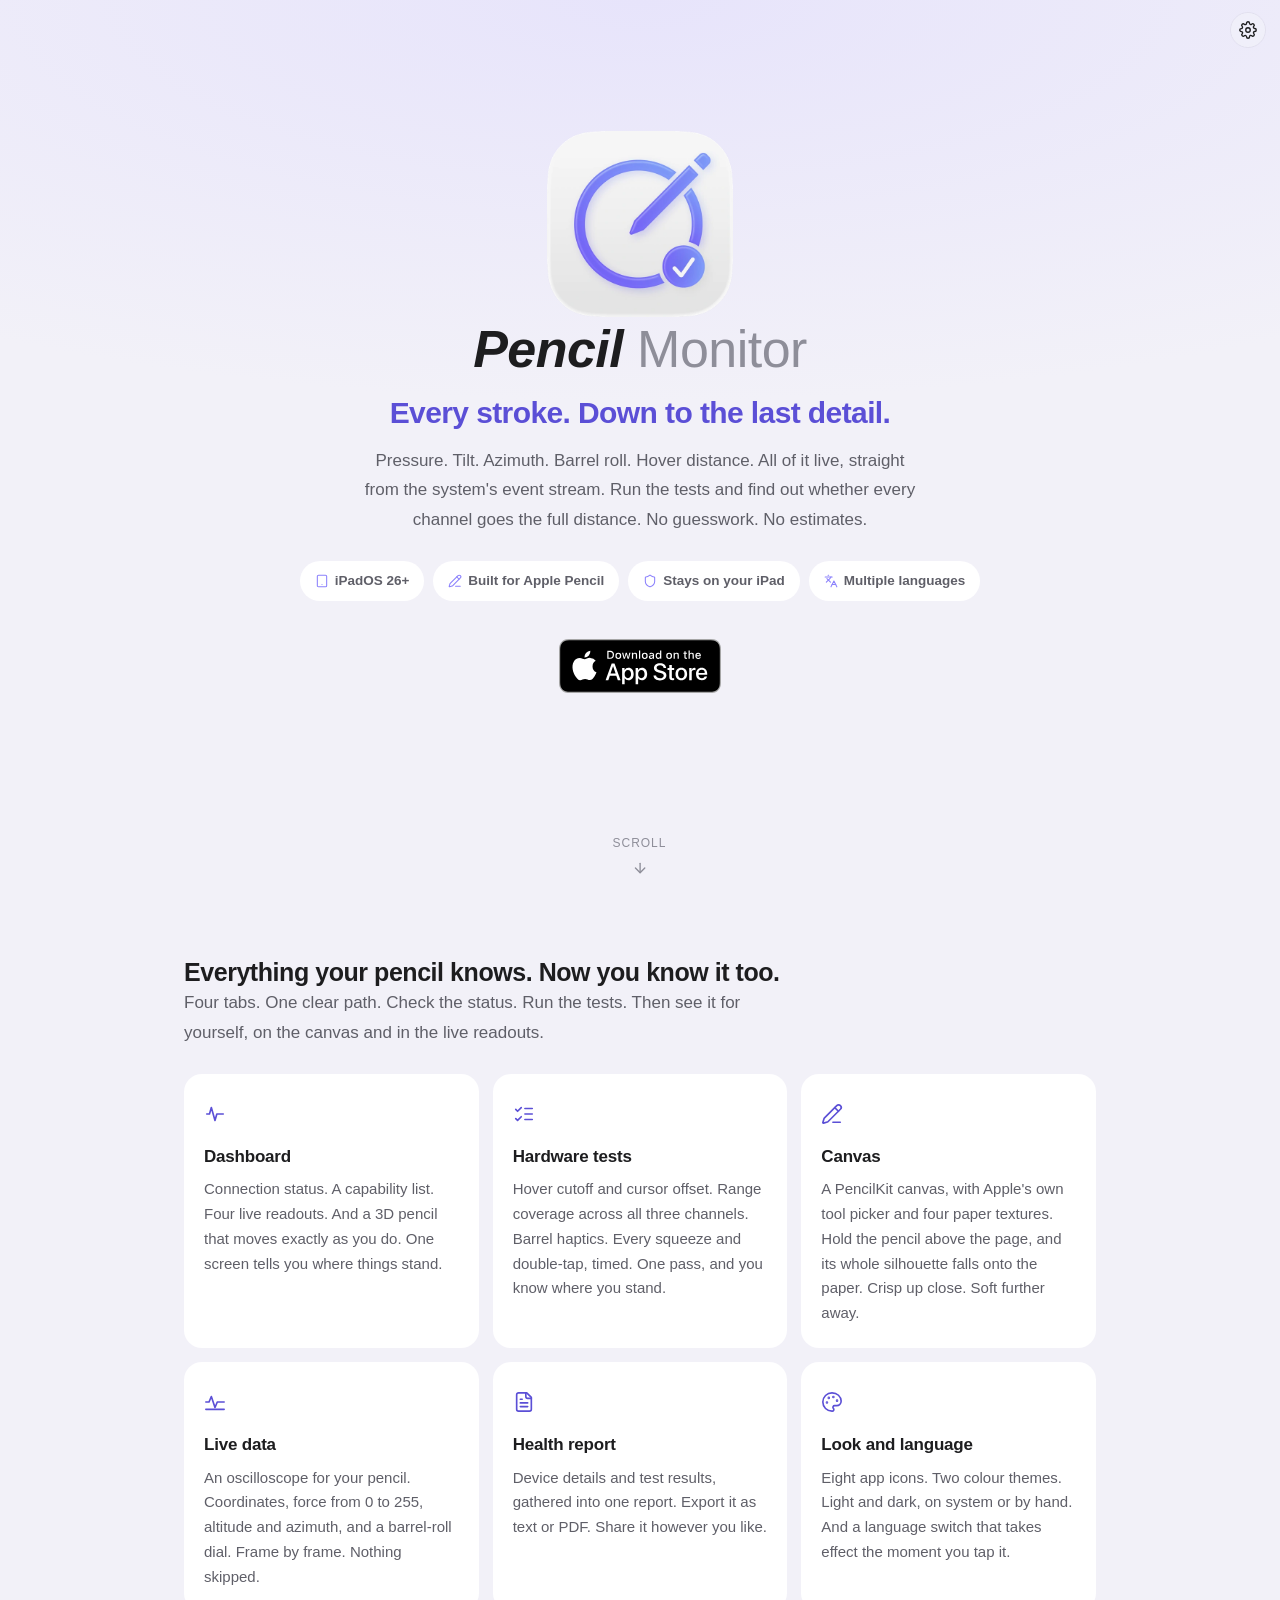
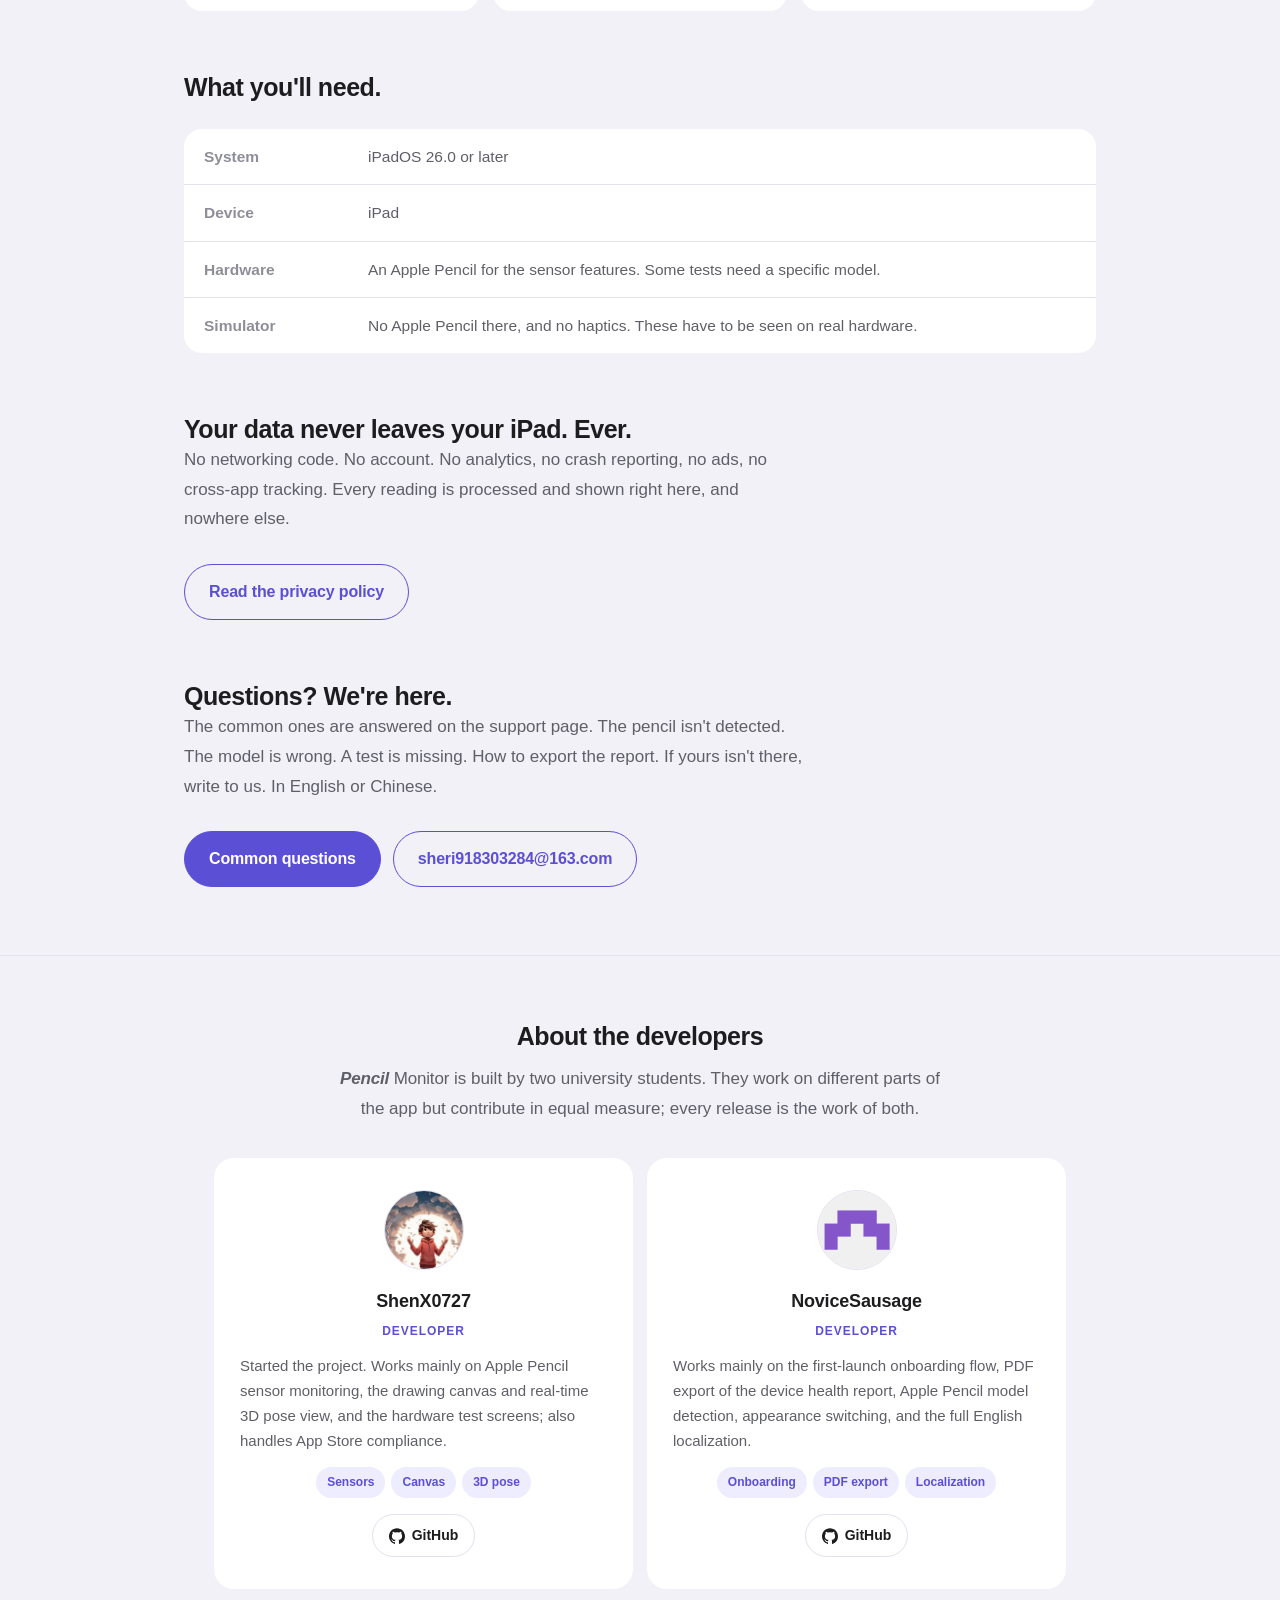
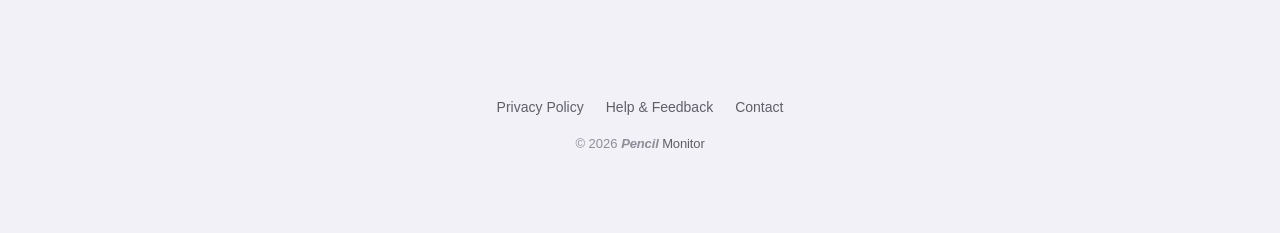
<file: index.html>
<!DOCTYPE html>
<html lang="zh-Hans">
<head>
<meta charset="utf-8">
<meta name="viewport" content="width=device-width, initial-scale=1, viewport-fit=cover">
<title>Pencil Monitor</title>
<meta name="description" content="Pencil Monitor —— iPadOS 上的 Apple Pencil 传感器诊断工具。压力。倾角。方位角。侧旋。悬停距离。全部实时呈现。">
<link rel="icon" href="assets/favicon.png">
<link rel="stylesheet" href="assets/style.css">
<script src="assets/app.js"></script>
</head>
<body>

<div class="nav">
  <div class="gearwrap">
    <button class="gear" type="button" aria-expanded="false" aria-label="设置 / Settings"><svg viewBox="0 0 24 24" fill="none" stroke="currentColor" stroke-width="1.8" stroke-linecap="round" stroke-linejoin="round"><circle cx="12" cy="12" r="3"/><path d="M19.4 15a1.65 1.65 0 0 0 .33 1.82l.06.06a2 2 0 0 1-2.83 2.83l-.06-.06a1.65 1.65 0 0 0-1.82-.33 1.65 1.65 0 0 0-1 1.51V21a2 2 0 0 1-4 0v-.09A1.65 1.65 0 0 0 9 19.4a1.65 1.65 0 0 0-1.82.33l-.06.06a2 2 0 0 1-2.83-2.83l.06-.06a1.65 1.65 0 0 0 .33-1.82 1.65 1.65 0 0 0-1.51-1H3a2 2 0 0 1 0-4h.09A1.65 1.65 0 0 0 4.6 9a1.65 1.65 0 0 0-.33-1.82l-.06-.06a2 2 0 0 1 2.83-2.83l.06.06a1.65 1.65 0 0 0 1.82.33H9a1.65 1.65 0 0 0 1-1.51V3a2 2 0 0 1 4 0v.09a1.65 1.65 0 0 0 1 1.51 1.65 1.65 0 0 0 1.82-.33l.06-.06a2 2 0 0 1 2.83 2.83l-.06.06a1.65 1.65 0 0 0-.33 1.82V9a1.65 1.65 0 0 0 1.51 1H21a2 2 0 0 1 0 4h-.09a1.65 1.65 0 0 0-1.51 1z"/></svg></button>
    <div class="prefs">
      <p class="prefs-t"><span data-lang="zh">语言</span><span data-lang="en">Language</span></p>
      <div class="seg">
        <button type="button" data-set="zh">中文</button><button type="button" data-set="en">English</button>
      </div>
      <p class="prefs-t"><span data-lang="zh">外观</span><span data-lang="en">Appearance</span></p>
      <div class="seg">
        <button type="button" data-theme="light"><svg viewBox="0 0 24 24" fill="none" stroke="currentColor" stroke-width="1.9" stroke-linecap="round" stroke-linejoin="round"><circle cx="12" cy="12" r="4"/><path d="M12 2v2"/><path d="M12 20v2"/><path d="m4.93 4.93 1.41 1.41"/><path d="m17.66 17.66 1.41 1.41"/><path d="M2 12h2"/><path d="M20 12h2"/><path d="m6.34 17.66-1.41 1.41"/><path d="m19.07 4.93-1.41 1.41"/></svg><span data-lang="zh">白天</span><span data-lang="en">Light</span></button><button type="button" data-theme="dark"><svg viewBox="0 0 24 24" fill="none" stroke="currentColor" stroke-width="1.9" stroke-linecap="round" stroke-linejoin="round"><path d="M12 3a6 6 0 0 0 9 9 9 9 0 1 1-9-9Z"/></svg><span data-lang="zh">黑夜</span><span data-lang="en">Dark</span></button><button type="button" data-theme="auto"><svg viewBox="0 0 24 24" fill="none" stroke="currentColor" stroke-width="1.9" stroke-linecap="round" stroke-linejoin="round"><circle cx="12" cy="12" r="9"/><path d="M12 3a9 9 0 0 1 0 18z" fill="currentColor" stroke="none"/></svg><span data-lang="zh">自动</span><span data-lang="en">Auto</span></button>
      </div>
    </div>
  </div>
</div>

<div class="hero bare">
  <div class="hero-in">
    <img class="appicon" src="assets/icon.webp" alt="Pencil Monitor">
    <h1 class="wordmark"><span class="w1">Pencil</span><span class="w2"> Monitor</span></h1>
    <p class="claim">
      <span data-lang="zh">每一笔。纤毫毕现。</span>
      <span data-lang="en">Every stroke. Down to the last detail.</span>
    </p>
    <p class="sub" data-lang="zh">压力。倾角。方位角。侧旋。悬停距离。全部实时呈现，直接取自系统事件流。每个通道能否走满量程，测一次便知。不推算，不估计。</p>
    <p class="sub" data-lang="en">
      Pressure. Tilt. Azimuth. Barrel roll. Hover distance. All of it live, straight from the
      system's event stream. Run the tests and find out whether every channel goes the full
      distance. No guesswork. No estimates.
    </p>

    <div class="chips">
      <span class="chip">
        <svg viewBox="0 0 24 24" fill="none" stroke="currentColor" stroke-width="1.8" stroke-linecap="round" stroke-linejoin="round"><rect width="16" height="20" x="4" y="2" rx="2"/><path d="M12 18h.01"/></svg>
        <span data-lang="zh">iPadOS 26+</span><span data-lang="en">iPadOS 26+</span>
      </span>
      <span class="chip">
        <svg viewBox="0 0 24 24" fill="none" stroke="currentColor" stroke-width="1.8" stroke-linecap="round" stroke-linejoin="round"><path d="M13 21h8"/><path d="m15 5 4 4"/><path d="M21.174 6.812a1 1 0 0 0-3.986-3.987L3.842 16.174a2 2 0 0 0-.5.83l-1.321 4.352a.5.5 0 0 0 .623.622l4.353-1.32a2 2 0 0 0 .83-.497z"/></svg>
        <span data-lang="zh">为 Apple Pencil 而生</span><span data-lang="en">Built for Apple Pencil</span>
      </span>
      <span class="chip">
        <svg viewBox="0 0 24 24" fill="none" stroke="currentColor" stroke-width="1.8" stroke-linecap="round" stroke-linejoin="round"><path d="M20 13c0 5-3.5 7.5-7.66 8.95a1 1 0 0 1-.67-.01C7.5 20.5 4 18 4 13V6a1 1 0 0 1 1-1c2 0 4.5-1.2 6.24-2.72a1.17 1.17 0 0 1 1.52 0C14.51 3.81 17 5 19 5a1 1 0 0 1 1 1z"/></svg>
        <span data-lang="zh">数据留在设备上</span><span data-lang="en">Stays on your iPad</span>
      </span>
      <span class="chip">
        <svg viewBox="0 0 24 24" fill="none" stroke="currentColor" stroke-width="1.8" stroke-linecap="round" stroke-linejoin="round"><path d="m5 8 6 6"/><path d="m4 14 6-6 2-3"/><path d="M2 5h12"/><path d="M7 2h1"/><path d="m22 22-5-10-5 10"/><path d="M14 18h6"/></svg>
        <span data-lang="zh">多语言适配</span><span data-lang="en">Multiple languages</span>
      </span>
    </div>

    <div class="cta main">
      <a class="store-badge" id="app-store-link" target="_blank" rel="noopener">
        <span class="badge" data-lang="zh">
          <img class="badge-light" src="assets/appstore-zh-black.svg" width="108.85157" height="40" alt="从 App Store 下载">
          <img class="badge-dark" src="assets/appstore-zh-white.svg" width="108.85157" height="40" alt="从 App Store 下载">
        </span>
        <span class="badge" data-lang="en">
          <img class="badge-light" src="assets/appstore-en-black.svg" width="119.66407" height="40" alt="Download on the App Store">
          <img class="badge-dark" src="assets/appstore-en-white.svg" width="119.66407" height="40" alt="Download on the App Store">
        </span>
      </a>
    </div>
  </div>
  <div class="hint" aria-hidden="true">
    <span data-lang="zh">向下滚动</span><span data-lang="en">SCROLL</span>
    <svg viewBox="0 0 24 24" fill="none" stroke="currentColor" stroke-width="2"
         stroke-linecap="round" stroke-linejoin="round"><path d="M12 5v14"/><path d="m19 12-7 7-7-7"/></svg>
  </div>
</div>

<main class="wide">
 <section class="head reveal">    <h2 data-lang="zh">笔知道的一切。现在你也知道。</h2>
    <h2 data-lang="en">Everything your pencil knows. Now you know it too.</h2>
    <p class="lede" data-lang="zh">四个标签页，一条清晰的路径。先看状态。再做体检。然后在画板和实时数据里，亲眼验证。</p>
    <p class="lede" data-lang="en">
      Four tabs. One clear path. Check the status. Run the tests. Then see it for yourself, on
      the canvas and in the live readouts.
    </p>

    <div class="feat">
      <div class="f">
        <span class="sicon"><svg viewBox="0 0 24 24" fill="none" stroke="currentColor" stroke-width="1.8" stroke-linecap="round" stroke-linejoin="round"><path d="M3 12h3l2-7 4 14 2-7h7"/></svg></span>
        <h3 data-lang="zh">概览</h3><h3 data-lang="en">Dashboard</h3>
        <p data-lang="zh">连接状态。能力清单。四项实时读数。还有一支跟着你动的 3D 笔。一屏之内，了然于心。</p>
        <p data-lang="en">Connection status. A capability list. Four live readouts. And a 3D pencil that moves exactly as you do. One screen tells you where things stand.</p>
      </div>
      <div class="f">
        <span class="sicon"><svg viewBox="0 0 24 24" fill="none" stroke="currentColor" stroke-width="1.8" stroke-linecap="round" stroke-linejoin="round"><path d="m3 17 2 2 4-4"/><path d="m3 7 2 2 4-4"/><path d="M13 6h8"/><path d="M13 12h8"/><path d="M13 18h8"/></svg></span>
        <h3 data-lang="zh">硬件体检</h3><h3 data-lang="en">Hardware tests</h3>
        <p data-lang="zh">悬停截止距离与光标偏移。三个通道的量程覆盖评级。笔身触觉。每一次挤压与双击的时长。一轮跑完，心里就有数了。</p>
        <p data-lang="en">Hover cutoff and cursor offset. Range coverage across all three channels. Barrel haptics. Every squeeze and double-tap, timed. One pass, and you know where you stand.</p>
      </div>
      <div class="f">
        <span class="sicon"><svg viewBox="0 0 24 24" fill="none" stroke="currentColor" stroke-width="1.8" stroke-linecap="round" stroke-linejoin="round"><path d="M13 21h8"/><path d="m15 5 4 4"/><path d="M21.174 6.812a1 1 0 0 0-3.986-3.987L3.842 16.174a2 2 0 0 0-.5.83l-1.321 4.352a.5.5 0 0 0 .623.622l4.353-1.32a2 2 0 0 0 .83-.497z"/></svg></span>
        <h3 data-lang="zh">画板</h3><h3 data-lang="en">Canvas</h3>
        <p data-lang="zh">PencilKit 画布，配官方工具盘与四种纸张纹理。笔悬在纸面上方，整支笔的影子随之落下。近处清晰，远处虚化。</p>
        <p data-lang="en">A PencilKit canvas, with Apple's own tool picker and four paper textures. Hold the pencil above the page, and its whole silhouette falls onto the paper. Crisp up close. Soft further away.</p>
      </div>
      <div class="f">
        <span class="sicon"><svg viewBox="0 0 24 24" fill="none" stroke="currentColor" stroke-width="1.8" stroke-linecap="round" stroke-linejoin="round"><path d="M2 12h3.5l2.5-6 4 12 2.5-6H22"/><path d="M2 20h20"/></svg></span>
        <h3 data-lang="zh">实时数据</h3><h3 data-lang="en">Live data</h3>
        <p data-lang="zh">一块示波器式的读数面板。屏幕坐标、按压力度 0–255、倾角与方位角、侧旋指针。逐帧跟随，一拍不落。</p>
        <p data-lang="en">An oscilloscope for your pencil. Coordinates, force from 0 to 255, altitude and azimuth, and a barrel-roll dial. Frame by frame. Nothing skipped.</p>
      </div>
      <div class="f">
        <span class="sicon"><svg viewBox="0 0 24 24" fill="none" stroke="currentColor" stroke-width="1.8" stroke-linecap="round" stroke-linejoin="round"><path d="M15 2H6a2 2 0 0 0-2 2v16a2 2 0 0 0 2 2h12a2 2 0 0 0 2-2V7Z"/><path d="M14 2v4a2 2 0 0 0 2 2h4"/><path d="M16 13H8"/><path d="M16 17H8"/><path d="M10 9H8"/></svg></span>
        <h3 data-lang="zh">设备健康报告</h3><h3 data-lang="en">Health report</h3>
        <p data-lang="zh">设备信息与体检结果，汇成一份报告。导出文本或 PDF，想发给谁就发给谁。</p>
        <p data-lang="en">Device details and test results, gathered into one report. Export it as text or PDF. Share it however you like.</p>
      </div>
      <div class="f">
        <span class="sicon"><svg viewBox="0 0 24 24" fill="none" stroke="currentColor" stroke-width="1.8" stroke-linecap="round" stroke-linejoin="round"><path d="M12 22a1 1 0 0 1 0-20 10 9 0 0 1 10 9 5 5 0 0 1-5 5h-2.25a1.75 1.75 0 0 0-1.4 2.8l.3.4a1.75 1.75 0 0 1-1.4 2.8z"/><circle cx="13.5" cy="6.5" r=".5" fill="currentColor"/><circle cx="17.5" cy="10.5" r=".5" fill="currentColor"/><circle cx="6.5" cy="12.5" r=".5" fill="currentColor"/><circle cx="8.5" cy="7.5" r=".5" fill="currentColor"/></svg></span>
        <h3 data-lang="zh">外观与语言</h3><h3 data-lang="en">Look and language</h3>
        <p data-lang="zh">八款 App 图标。两套主题配色。深浅跟随系统，或由你决定。切换语言，即刻生效。</p>
        <p data-lang="en">Eight app icons. Two colour themes. Light and dark, on system or by hand. And a language switch that takes effect the moment you tap it.</p>
      </div>
    </div>
  </section>

  <section class="head reveal">
    <h2 data-lang="zh">用起来，需要这些。</h2>
    <h2 data-lang="en">What you'll need.</h2>
    <div class="spec">
      <div>
        <b data-lang="zh">系统</b><b data-lang="en">System</b>
        <span data-lang="zh">iPadOS 26.0 或更高版本</span><span data-lang="en">iPadOS 26.0 or later</span>
      </div>
      <div>
        <b data-lang="zh">设备</b><b data-lang="en">Device</b>
        <span data-lang="zh">iPad</span><span data-lang="en">iPad</span>
      </div>
      <div>
        <b data-lang="zh">硬件</b><b data-lang="en">Hardware</b>
        <span data-lang="zh">传感器功能需要 Apple Pencil。部分体检项目需要特定型号。</span>
        <span data-lang="en">An Apple Pencil for the sensor features. Some tests need a specific model.</span>
      </div>
      <div>
        <b data-lang="zh">模拟器</b><b data-lang="en">Simulator</b>
        <span data-lang="zh">模拟器上没有 Apple Pencil，也没有触觉反馈。这些，得在真机上看。</span>
        <span data-lang="en">No Apple Pencil there, and no haptics. These have to be seen on real hardware.</span>
      </div>
    </div>
  </section>

  <section class="head reveal">
    <h2 data-lang="zh">你的数据，从不离开这台设备。</h2>
    <h2 data-lang="en">Your data never leaves your iPad. Ever.</h2>
    <p class="lede" data-lang="zh">没有网络传输代码。没有账号。没有统计分析、崩溃上报和广告，也不跨应用追踪。所有读数，只在这台设备上处理，只在这台设备上显示。</p>
    <p class="lede" data-lang="en">
      No networking code. No account. No analytics, no crash reporting, no ads, no cross-app
      tracking. Every reading is processed and shown right here, and nowhere else.
    </p>
    <div class="cta" style="justify-content:flex-start">
      <a class="btn" href="privacy.html">
        <span data-lang="zh">阅读隐私政策</span><span data-lang="en">Read the privacy policy</span>
      </a>
    </div>
  </section>

  <section class="head reveal">
    <h2 data-lang="zh">有问题？随时找我们。</h2>
    <h2 data-lang="en">Questions? We're here.</h2>
    <p class="lede" data-lang="zh">常见的都写在支持页上：笔检测不到、型号认错、体检项目找不到、报告怎么导出。没找到答案，写信给我们就好。中文英文都欢迎。</p>
    <p class="lede" data-lang="en">
      The common ones are answered on the support page. The pencil isn't detected. The model is
      wrong. A test is missing. How to export the report. If yours isn't there, write to us. In
      English or Chinese.
    </p>
    <div class="cta" style="justify-content:flex-start">
      <a class="btn solid" href="support.html">
        <span data-lang="zh">常见问题</span><span data-lang="en">Common questions</span>
      </a>
      <a class="btn" href="mailto:sheri918303284@163.com">sheri918303284@163.com</a>
    </div>
  </section>

</main>

<div class="devs">
  <div class="devs-in">
    <div class="reveal">
      <h2 data-lang="zh">关于开发者</h2>
      <h2 data-lang="en">About the developers</h2>
      <p class="lede" data-lang="zh"><span class="wordmark"><span class="w1">Pencil</span><span class="w2"> Monitor</span></span>由两名大学生开发者共同开发。两人分工不同但投入相当，应用的每一个版本都由双方共同完成。</p>
      <p class="lede" data-lang="en">
        <span class="wordmark"><span class="w1">Pencil</span><span class="w2"> Monitor</span></span>
        is built by two university students. They work on different parts of the app but contribute
        in equal measure; every release is the work of both.
      </p>
    </div>

    <div class="grid reveal">
      <a class="card" href="https://github.com/ShenX0727" target="_blank" rel="noopener">
        <img src="assets/dev-shenx.jpg" alt="ShenX0727">
        <p class="nm">ShenX0727</p>
        <p class="role" data-lang="zh">开发者</p><p class="role" data-lang="en">Developer</p>
        <p class="bio" data-lang="zh">项目发起人。主要参与 Apple Pencil 传感器监测、画板与实时 3D 姿态显示，以及硬件测试页面的开发，并负责应用的上架合规工作。</p>
        <p class="bio" data-lang="en">
          Started the project. Works mainly on Apple Pencil sensor monitoring, the drawing canvas
          and real-time 3D pose view, and the hardware test screens; also handles App Store
          compliance.
        </p>
        <div class="tags">
          <span class="tag" data-lang="zh">传感器监测</span><span class="tag" data-lang="en">Sensors</span>
          <span class="tag" data-lang="zh">画板</span><span class="tag" data-lang="en">Canvas</span>
          <span class="tag" data-lang="zh">3D 姿态</span><span class="tag" data-lang="en">3D pose</span>
        </div>
        <span class="ghbtn">
          <svg viewBox="0 0 24 24" fill="currentColor"><path d="M12 .5C5.37.5 0 5.87 0 12.5c0 5.3 3.44 9.8 8.21 11.39.6.11.82-.26.82-.58v-2.03c-3.34.73-4.04-1.61-4.04-1.61-.55-1.39-1.34-1.76-1.34-1.76-1.09-.75.08-.73.08-.73 1.21.09 1.84 1.24 1.84 1.24 1.07 1.83 2.81 1.3 3.5.99.11-.78.42-1.3.76-1.6-2.67-.3-5.47-1.33-5.47-5.93 0-1.31.47-2.38 1.24-3.22-.13-.3-.54-1.52.11-3.18 0 0 1.01-.32 3.3 1.23a11.5 11.5 0 0 1 6.010 0c2.29-1.55 3.3-1.23 3.3-1.23.65 1.66.24 2.88.12 3.18.77.84 1.23 1.91 1.23 3.22 0 4.61-2.8 5.62-5.48 5.92.43.37.81 1.1.81 2.22v3.29c0 .32.22.7.83.58A12.01 12.01 0 0 0 24 12.5C24 5.87 18.63.5 12 .5z"/></svg>
          GitHub
        </span>
      </a>

      <a class="card" href="https://github.com/NoviceSausage" target="_blank" rel="noopener">
        <img src="assets/dev-novice.png" alt="NoviceSausage">
        <p class="nm">NoviceSausage</p>
        <p class="role" data-lang="zh">开发者</p><p class="role" data-lang="en">Developer</p>
        <p class="bio" data-lang="zh">主要参与首次启动欢迎页、设备健康报告的 PDF 导出、Apple Pencil 型号判断逻辑，以及应用外观切换与全量英文本地化。</p>
        <p class="bio" data-lang="en">
          Works mainly on the first-launch onboarding flow, PDF export of the device health report,
          Apple Pencil model detection, appearance switching, and the full English localization.
        </p>
        <div class="tags">
          <span class="tag" data-lang="zh">欢迎页</span><span class="tag" data-lang="en">Onboarding</span>
          <span class="tag" data-lang="zh">PDF 导出</span><span class="tag" data-lang="en">PDF export</span>
          <span class="tag" data-lang="zh">本地化</span><span class="tag" data-lang="en">Localization</span>
        </div>
        <span class="ghbtn">
          <svg viewBox="0 0 24 24" fill="currentColor"><path d="M12 .5C5.37.5 0 5.87 0 12.5c0 5.3 3.44 9.8 8.21 11.39.6.11.82-.26.82-.58v-2.03c-3.34.73-4.04-1.61-4.04-1.61-.55-1.39-1.34-1.76-1.34-1.76-1.09-.75.08-.73.08-.73 1.21.09 1.84 1.24 1.84 1.24 1.07 1.83 2.81 1.3 3.5.99.11-.78.42-1.3.76-1.6-2.67-.3-5.47-1.33-5.47-5.93 0-1.31.47-2.38 1.24-3.22-.13-.3-.54-1.52.11-3.18 0 0 1.01-.32 3.3 1.23a11.5 11.5 0 0 1 6.010 0c2.29-1.55 3.3-1.23 3.3-1.23.65 1.66.24 2.88.12 3.18.77.84 1.23 1.91 1.23 3.22 0 4.61-2.8 5.62-5.48 5.92.43.37.81 1.1.81 2.22v3.29c0 .32.22.7.83.58A12.01 12.01 0 0 0 24 12.5C24 5.87 18.63.5 12 .5z"/></svg>
          GitHub
        </span>
      </a>
    </div>
  </div>
</div>

<footer>
  <div class="foot-in">
    <div class="foot-nav">
      <a href="privacy.html"><span data-lang="zh">隐私政策</span><span data-lang="en">Privacy Policy</span></a>
      <a href="support.html"><span data-lang="zh">帮助与反馈</span><span data-lang="en">Help &amp; Feedback</span></a>
      <a href="mailto:sheri918303284@163.com"><span data-lang="zh">联系我们</span><span data-lang="en">Contact</span></a>
    </div>
    <p>© 2026 <span class="wordmark"><span class="w1">Pencil</span><span class="w2"> Monitor</span></span></p>
  </div>
</footer>

</body>
</html>
</file>
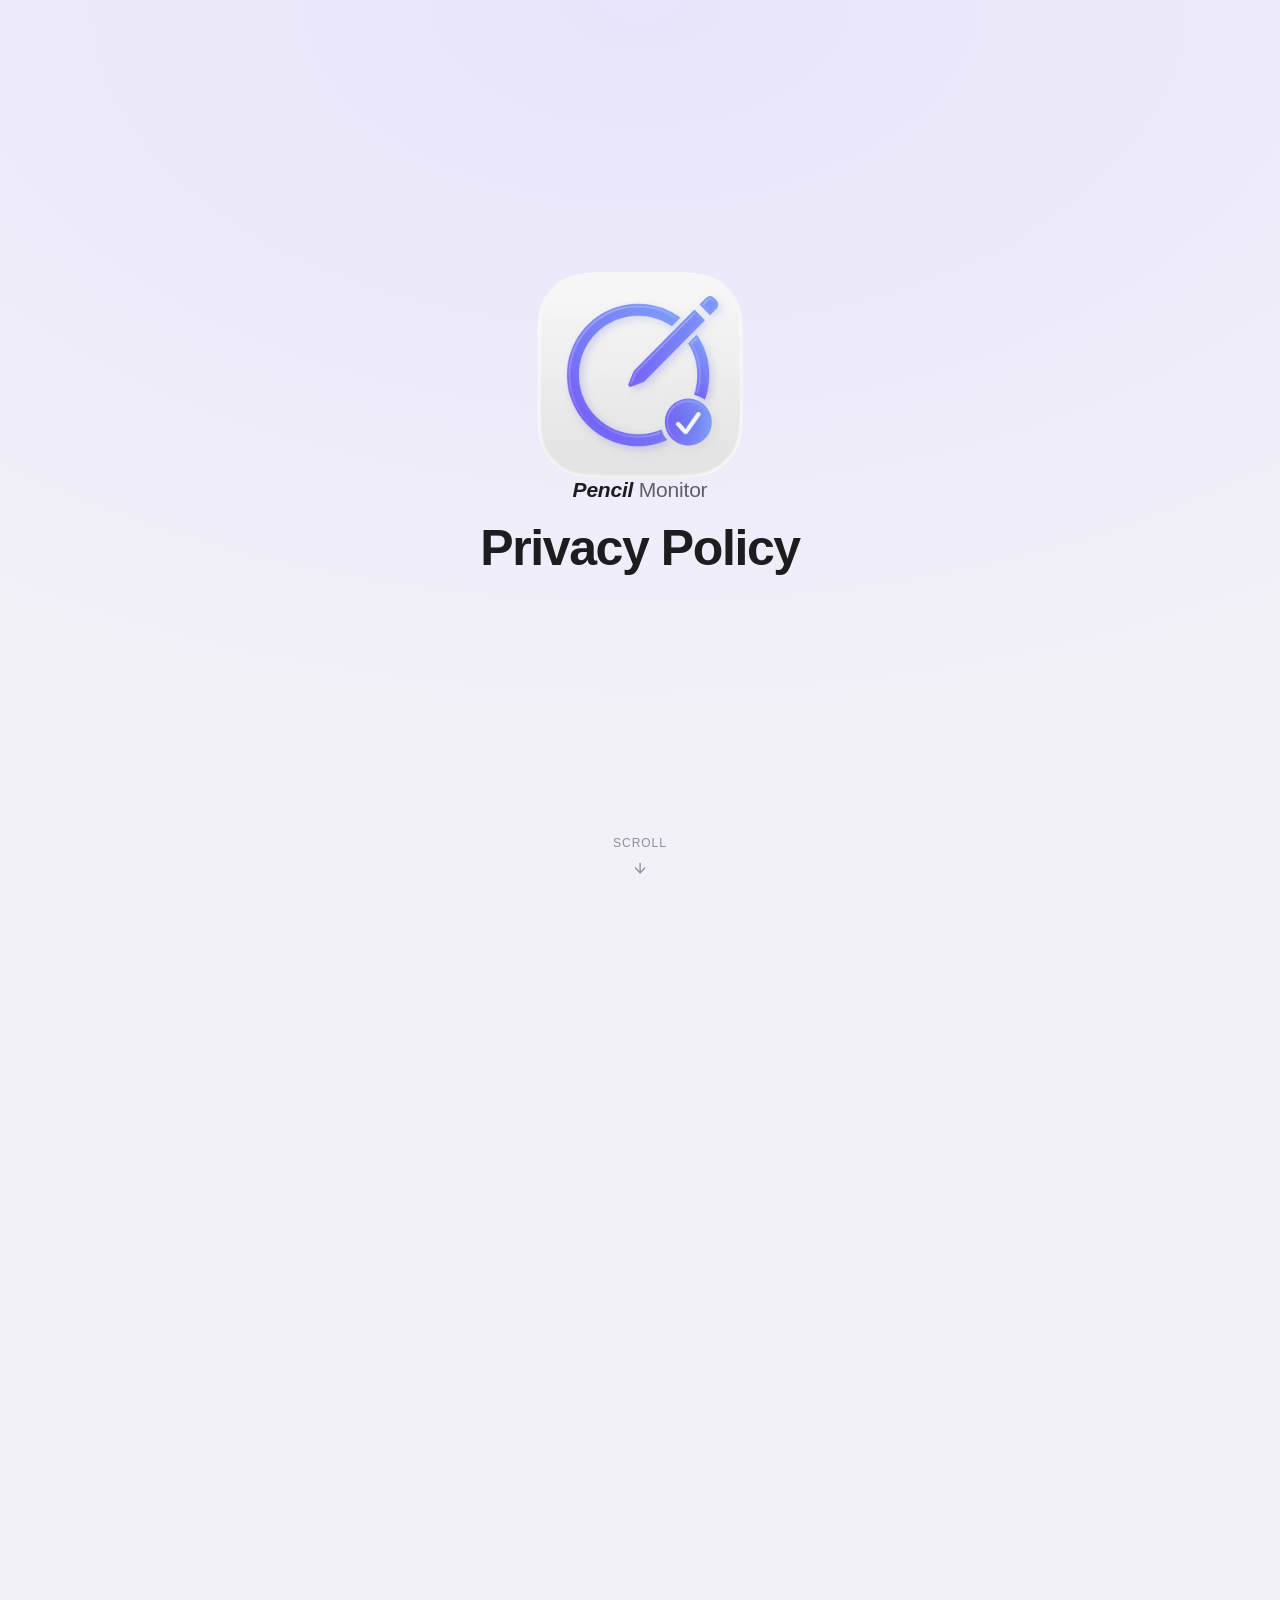
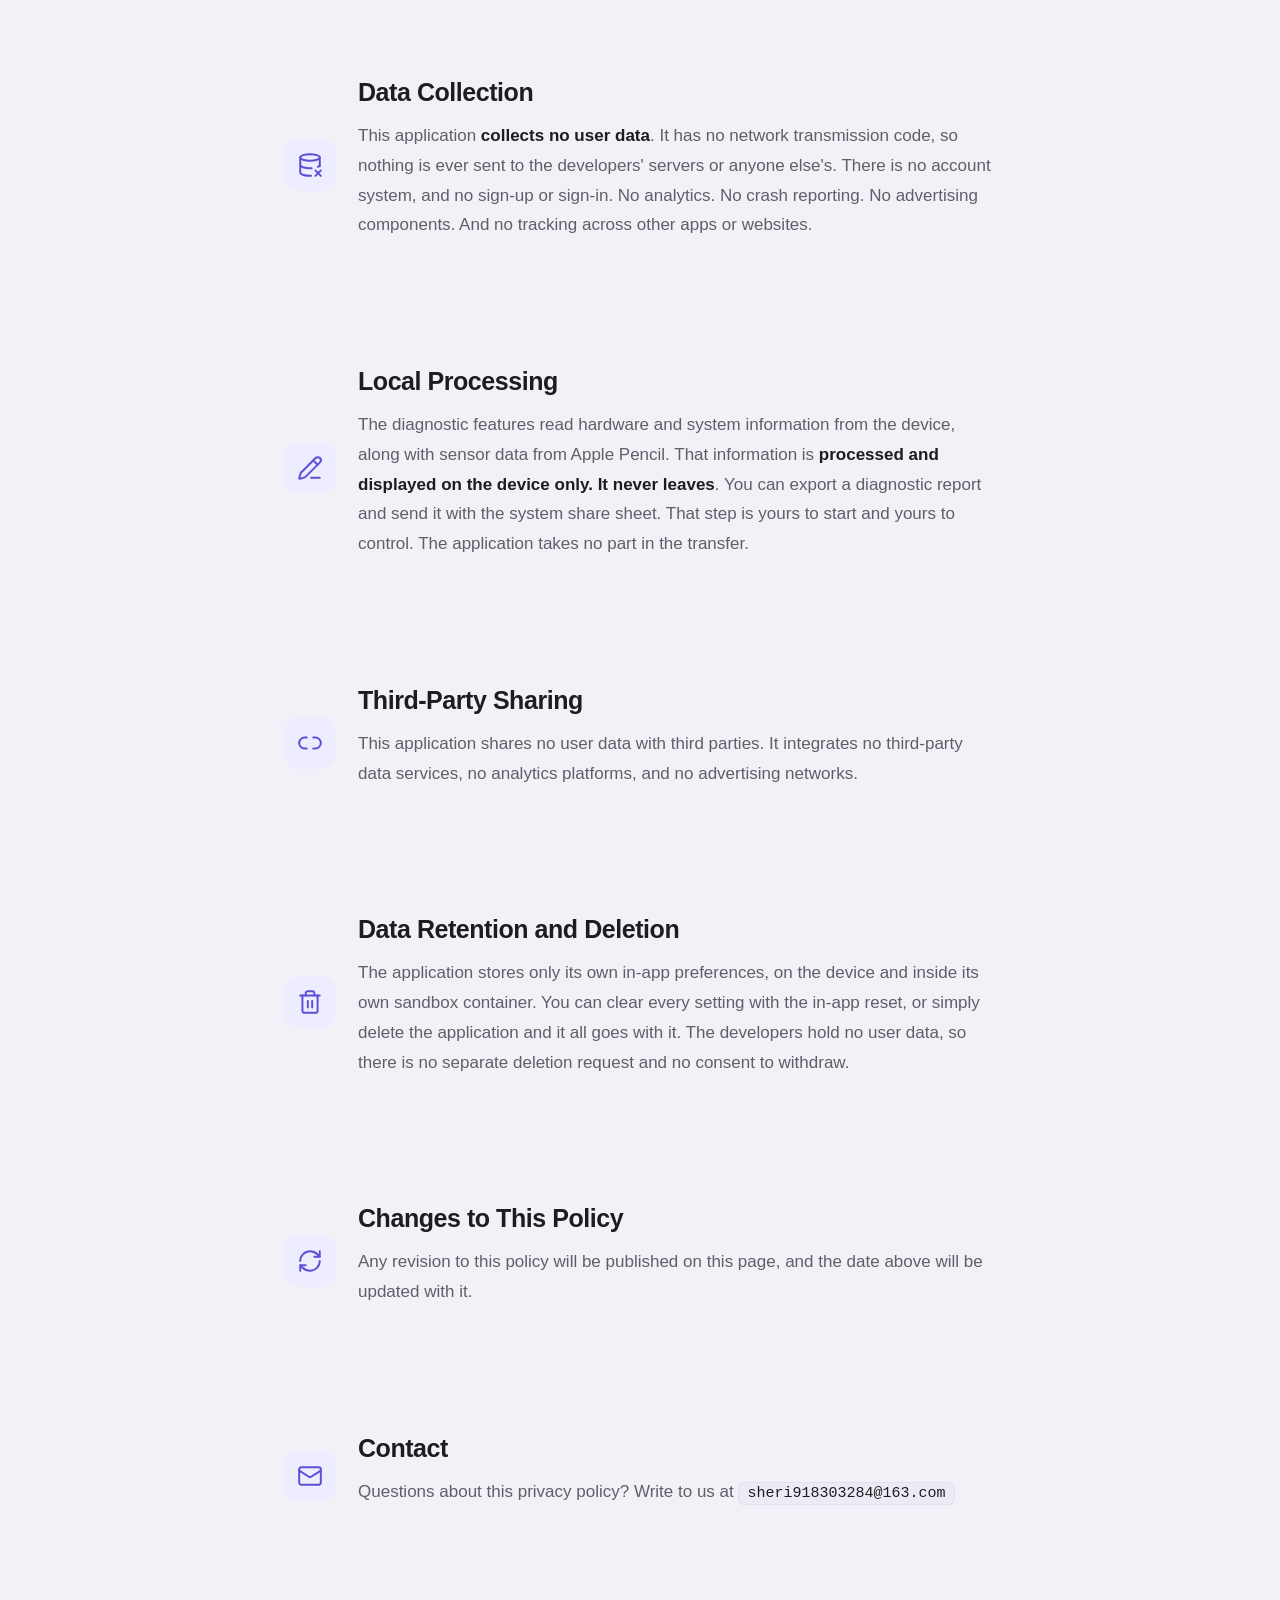
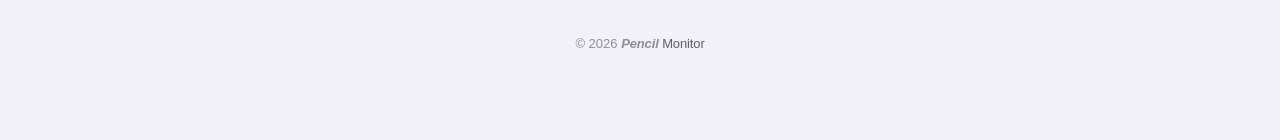
<file: privacy.html>
<!DOCTYPE html>
<html lang="zh-Hans">
<head>
<meta charset="utf-8">
<meta name="viewport" content="width=device-width, initial-scale=1, viewport-fit=cover">
<title>隐私政策 · Pencil Monitor</title>
<meta name="description" content="Pencil Monitor 隐私政策。本应用不收集任何用户数据。">
<link rel="icon" href="[data-uri]">
<style>
  @property --hero-a{syntax:"<color>";inherits:true;initial-value:#e7e4fb}
  @property --hero-b{syntax:"<color>";inherits:true;initial-value:#f2f1f8}

  html.theming{transition:--hero-a .4s var(--ease),--hero-b .4s var(--ease)}
  html.theming *,html.theming *::before,html.theming *::after{
    transition-property:background-color,border-color,color,fill,box-shadow;
    transition-duration:.4s;transition-timing-function:var(--ease)}
  :root{
    --bg:#f2f1f8; --fg:#1d1d1f; --muted:#5f5f68; --faint:#8e8e99;
    --rule:#e4e2ef; --card:#ecebf5; --card-line:#e2e0ee;
    --accent:#5b4fd6; --bright:#8b81fc; --soft:#eeecff; --seg-on:#e6e2ff;
    --surface:#fff;
    --pop-shadow:0 2px 6px rgba(0,0,0,.05), 0 12px 32px rgba(91,79,214,.18);
    --hero-a:#e7e4fb; --hero-b:#f2f1f8;
    --bar:72px; --safe:env(safe-area-inset-top,0px);
    --ease:cubic-bezier(.22,.61,.36,1);
  }
  @media (prefers-color-scheme:dark){
    :root:not([data-theme="light"]){
      --bg:#0d0c16; --fg:#f5f5f7; --muted:#a6a6ae; --faint:#83838f;
      --rule:#23213a; --card:#100f1c; --card-line:#2b2942;
      --accent:#a79dff; --bright:#8b81fc; --soft:#221e42; --seg-on:#3d3578;
      --surface:#17162a;
      --pop-shadow:0 12px 36px rgba(0,0,0,.66);
      --hero-a:#241f47; --hero-b:#0d0c16;
    }
  }
  :root[data-theme="dark"]{
    --bg:#0d0c16; --fg:#f5f5f7; --muted:#a6a6ae; --faint:#83838f;
    --rule:#23213a; --card:#100f1c; --card-line:#2b2942;
    --accent:#a79dff; --bright:#8b81fc; --soft:#221e42; --seg-on:#3d3578;
    --surface:#17162a;
    --pop-shadow:0 12px 36px rgba(0,0,0,.66);
    --hero-a:#241f47; --hero-b:#0d0c16;
  }
  *{box-sizing:border-box}
  html{scroll-behavior:smooth}
  body{margin:0;background:var(--bg);color:var(--fg);overflow-x:hidden;
    font:17px/1.75 -apple-system,BlinkMacSystemFont,"SF Pro Text","Segoe UI",
         "PingFang SC","Hiragino Sans GB","Microsoft YaHei",sans-serif;
    -webkit-font-smoothing:antialiased;-webkit-text-size-adjust:100%;
    transition:background-color .3s ease,color .3s ease}
  a{color:var(--accent);text-decoration:none}
  a:hover{text-decoration:underline}

  .topctl{position:fixed;top:calc(14px + var(--safe));left:16px;right:16px;z-index:40;
          display:flex;align-items:center;justify-content:space-between}
  html.js .topctl{opacity:0;pointer-events:none}
  .home{width:36px;height:36px;border-radius:50%;display:grid;place-items:center;
        color:var(--fg);background:color-mix(in srgb,var(--bg) 72%,transparent);
        -webkit-backdrop-filter:saturate(180%) blur(12px);
        backdrop-filter:saturate(180%) blur(12px);
        border:1px solid var(--card-line);
        transition:background .2s ease,color .2s ease,border-color .2s ease}
  .home svg{width:18px;height:18px}
  .home:hover{background:var(--soft);color:var(--accent);border-color:var(--soft);
              text-decoration:none}
  .gearwrap{position:relative}
  .gear{width:36px;height:36px;border-radius:50%;display:grid;place-items:center;
        color:var(--fg);background:color-mix(in srgb,var(--bg) 72%,transparent);
        -webkit-backdrop-filter:saturate(180%) blur(12px);
        backdrop-filter:saturate(180%) blur(12px);
        border:1px solid var(--card-line);cursor:pointer;appearance:none;padding:0;
        transition:background .2s ease,color .2s ease,border-color .2s ease}
  .gear svg{width:18px;height:18px;transition:transform .35s var(--ease)}
  .gear:hover{background:var(--soft);color:var(--accent);border-color:var(--soft)}
  .gear[aria-expanded="true"]{background:var(--soft);color:var(--accent);border-color:var(--soft)}
  .gear[aria-expanded="true"] svg{transform:rotate(60deg)}
  .prefs{position:absolute;top:44px;right:0;width:216px;padding:13px;text-align:left;
         background:var(--surface);border-radius:16px;box-shadow:var(--pop-shadow);
         opacity:0;transform:translateY(-6px) scale(.97);transform-origin:100% 0;
         pointer-events:none;
         transition:opacity .2s var(--ease),transform .2s var(--ease)}
  .prefs.open{opacity:1;transform:none;pointer-events:auto}
  .prefs-t{margin:0 0 7px;font-size:11px;font-weight:700;letter-spacing:.09em;
           text-transform:uppercase;color:var(--faint)}
  .seg{position:relative;display:flex;background:var(--card);border-radius:11px;
       overflow:hidden;margin:0 0 14px}
  .seg:last-child{margin-bottom:0}
  .seg::before{content:"";position:absolute;top:0;bottom:0;left:0;pointer-events:none;
    width:calc(100% / var(--n,2));background:var(--seg-on);border-radius:9px;
    transform:translateX(calc(var(--i,0) * 100%));transition:none}
  .seg.ready::before{transition:transform .34s var(--ease),background-color .4s var(--ease)}
  .seg button{position:relative;z-index:1;flex:1;appearance:none;border:0;background:none;
    cursor:pointer;color:var(--muted);font:600 13px/1 inherit;padding:9px 4px;
    display:flex;align-items:center;justify-content:center;gap:5px;
    transition:color .25s ease,transform .18s var(--ease)}
  .seg button svg{width:14px;height:14px;flex:none}
  .seg button:hover{color:var(--fg)}
  .seg button:active{transform:scale(.94)}
  .seg button[aria-pressed="true"]{color:var(--accent)}

  .wordmark{letter-spacing:-.01em;white-space:nowrap}
  .wordmark .w1{font-weight:700;font-style:italic}
  .wordmark .w2{font-weight:400;color:var(--muted)}

  .stage{position:relative;background:radial-gradient(130% 62% at 50% 0%,var(--hero-a) 0%,var(--hero-b) 72%)}
  html.js .stage{height:180vh}
  .stage-in{max-width:820px;margin:0 auto;padding:var(--bar) 24px 40px;text-align:center}
  html.js .stage-in{position:relative;position:sticky;top:0;height:100vh;height:100svh;
    display:grid;place-items:center;padding-top:calc(var(--bar) + var(--safe))}
  .stack{display:flex;flex-direction:column;align-items:center;width:100%}
  .slot{position:relative;width:100%;margin-top:22px}
  html.js .grp{position:absolute;left:0;right:0;top:0}
  html.js .g-claim{opacity:0}
  .appicon{width:206px;height:206px;display:block;margin:-28px auto;
           transform-origin:center 86.4%;will-change:transform}
  html.js .g-title,html.js .g-claim{will-change:transform,opacity}
  html.js .pm{will-change:transform,opacity}
  .stage .wordmark{font-size:21px;display:block;margin:0}
  h1{font-size:clamp(30px,5.4vw,50px);line-height:1.1;margin:12px 0 0;
     letter-spacing:-.028em;font-weight:700}
  .claim{margin:0;font-weight:700;letter-spacing:-.02em;color:var(--accent);
         font-size:clamp(20px,3.4vw,34px);line-height:1.25}
  html[data-active="zh"] .claim{transform:translateX(.2em)}
  .pmz{position:relative;margin:26px 0 0;width:100vw;margin-inline:calc(50% - 50vw);
       display:flex;gap:14px;justify-content:safe center;text-align:left;
       overflow-x:auto;overscroll-behavior-x:contain;scroll-snap-type:x mandatory;
       scroll-padding-inline:24px;padding:4px 24px 18px;
       scrollbar-width:none;-ms-overflow-style:none}
  .pmz::-webkit-scrollbar{display:none}
  .pm{flex:0 0 clamp(212px,66vw,268px);scroll-snap-align:center;box-sizing:border-box;
      background:var(--card);border:1px solid var(--card-line);border-radius:22px;
      padding:18px 18px 20px;display:flex;gap:13px}
  .pm-ic{display:grid;place-items:center;width:38px;height:38px;border-radius:12px;
         background:var(--soft);color:var(--accent);flex:none}
  .pm-ic svg{width:19px;height:19px}
  .pm-t{display:block;font-size:16px;font-weight:600;letter-spacing:-.012em;
        color:var(--fg);white-space:nowrap;margin-bottom:3px}
  .pm-d{display:block;color:var(--muted);font-size:13.5px;line-height:1.55}

  .pmz.is-chip{display:flex;flex-wrap:wrap;gap:9px;justify-content:center;text-align:center;
               width:auto;margin-inline:0;padding:0;overflow:visible}
  .pmz.is-chip .pm{flex:0 0 auto;display:inline-flex;align-items:center;gap:6px;
    background:var(--surface);border-radius:980px;
    padding:8px 15px}
  .pmz.is-chip .pm-ic{width:14px;height:14px;border-radius:0;background:none;
    color:var(--bright);margin:0}
  .pmz.is-chip .pm-ic svg{width:14px;height:14px}
  .pmz.is-chip .pm-t{font-size:13.5px;color:var(--muted);margin:0}
  .pmz.is-chip .pm-d{display:none}
  .pmz.is-chip .pm-tx{display:block;min-width:0}

  .date{color:var(--faint);font-size:14px;margin:26px 0 0}
  .hint{position:absolute;left:50%;bottom:calc(24px + env(safe-area-inset-bottom,0px));transform:translateX(-50%);
        color:var(--faint);display:grid;place-items:center;gap:6px;font-size:12px;
        letter-spacing:.08em;will-change:opacity}
  html:not(.js) .hint{display:none}
  .hint{transition:opacity .4s var(--ease)}
  .hint svg{width:16px;height:16px;animation:bob 1.9s ease-in-out infinite}
  @keyframes bob{0%,100%{transform:translateY(0)}50%{transform:translateY(4px)}}

  main{max-width:760px;margin:0 auto;padding:0 24px}
  main section{padding:56px 0;
          display:grid;grid-template-columns:52px 1fr;gap:22px;align-items:center}
  .sicon{width:52px;height:52px;border-radius:15px;background:var(--soft);
         display:grid;place-items:center;color:var(--accent);
         transition:background-color .35s var(--ease),color .3s ease}
  .sicon svg{width:26px;height:26px}
  h2{font-size:clamp(20px,3vw,25px);line-height:1.28;margin:0 0 12px;
     letter-spacing:-.018em;font-weight:650}
  p{margin:13px 0}
  main section p{color:var(--muted)}
  strong{color:var(--fg);font-weight:600}
  code{background:var(--card);border:1px solid var(--card-line);border-radius:6px;
       padding:2px 8px;font:15px/1.4 ui-monospace,SFMono-Regular,Menlo,monospace;color:var(--fg)}

  footer{max-width:760px;margin:0 auto;padding:44px 24px 72px;
         color:var(--faint);font-size:13px;text-align:center}

  html[data-active="zh"] [data-lang="en"]{display:none}
  html[data-active="en"] [data-lang="zh"]{display:none}

  .reveal{opacity:0;transform:translateY(22px);
          transition:opacity .7s var(--ease),transform .7s var(--ease)}
  .reveal.in{opacity:1;transform:none}

  @media (prefers-reduced-motion:reduce){
    html{scroll-behavior:auto}
    html.js .stage{height:auto}
    html.js .stage-in{position:static;height:auto}
    .reveal{opacity:1;transform:none;transition:none}
    html.js .topctl{opacity:1;pointer-events:auto}
    .hint,.hint svg{display:none;animation:none}
    .pm-d{animation:none}
    *{transition-duration:.01ms!important}
  }
  @media (max-width:640px){
    :root{--bar:56px}
    html.js .stage{height:180vh}
    .appicon{width:162px;height:162px;margin:-22px auto}
    main section{padding:40px 0;grid-template-columns:1fr;gap:14px}
  }

</style>
<script>
  document.documentElement.classList.add('js');

  function mark(sel,attr,value){
    var bs=document.querySelectorAll(sel);
    for(var i=0;i<bs.length;i++){
      var b=bs[i], on=b.getAttribute(attr)===value;
      b.setAttribute('aria-pressed',String(on));
      var seg=b.parentElement;
      if(!seg||!seg.classList.contains('seg')) continue;
      var kids=[].slice.call(seg.querySelectorAll('button'));
      seg.style.setProperty('--n',kids.length);
      if(!on) continue;
      seg.style.setProperty('--i',kids.indexOf(b));
      if(!seg.classList.contains('ready')){
        (function(sg){ requestAnimationFrame(function(){ sg.classList.add('ready'); }); })(seg);
      }
    }
  }
  function applyLang(l,remember){
    var d=document.documentElement;
    d.setAttribute('data-active',l);
    d.lang=(l==='zh')?'zh-Hans':'en';
    if(remember){ try{ localStorage.setItem('pm-lang',l); }catch(e){} }
    mark('.seg button[data-set]','data-set',l);
    if(window.__pmSync) requestAnimationFrame(window.__pmSync);
  }
  (function(){
    var l=null;
    try{ var v=localStorage.getItem('pm-lang'); if(v==='zh'||v==='en'){ l=v; } }catch(e){}
    if(!l){ l=(navigator.language||'').toLowerCase().indexOf('zh')===0?'zh':'en'; }
    window.__pmLang=l;
    applyLang(l,false);
  })();

  var __pmThemeTimer;
  function applyTheme(t,remember){
    var d=document.documentElement;
    if(remember){
      d.classList.add('theming');
      clearTimeout(__pmThemeTimer);
      __pmThemeTimer=setTimeout(function(){ d.classList.remove('theming'); },480);
    }
    if(t==='auto'){ d.removeAttribute('data-theme'); } else { d.setAttribute('data-theme',t); }
    if(remember){ try{ localStorage.setItem('pm-theme',t); }catch(e){} }
    mark('.seg button[data-theme]','data-theme',t);
    if(window.__pmSync) requestAnimationFrame(window.__pmSync);
  }
  (function(){
    var t='auto';
    try{ var v=localStorage.getItem('pm-theme'); if(v==='light'||v==='dark'||v==='auto'){ t=v; } }catch(e){}
    window.__pmTheme=t;
    applyTheme(t,false);
  })();

  document.addEventListener('DOMContentLoaded',function(){
    applyLang(window.__pmLang,false);
    applyTheme(window.__pmTheme,false);
    document.querySelectorAll('.seg button[data-set]').forEach(function(b){
      b.addEventListener('click',function(){
        window.__pmLang=b.getAttribute('data-set');
        applyLang(window.__pmLang,true);
      });
    });
    document.querySelectorAll('.seg button[data-theme]').forEach(function(b){
      b.addEventListener('click',function(){
        window.__pmTheme=b.getAttribute('data-theme');
        applyTheme(window.__pmTheme,true);
      });
    });

    var gear=document.querySelector('.gear'), prefs=document.querySelector('.prefs');
    if(gear&&prefs){
      window.__pmPrefs=function(on){
        prefs.classList.toggle('open',on);
        gear.setAttribute('aria-expanded',String(on));
      };
      window.__pmPrefs(false);
      gear.addEventListener('click',function(e){
        e.stopPropagation();
        window.__pmPrefs(gear.getAttribute('aria-expanded')!=='true');
      });
      prefs.addEventListener('click',function(e){ e.stopPropagation(); });
      document.addEventListener('click',function(){ window.__pmPrefs(false); });
      addEventListener('keydown',function(e){ if(e.key==='Escape'){ window.__pmPrefs(false); } });
    }

    var reduce=matchMedia('(prefers-reduced-motion:reduce)').matches;

    var reduce=matchMedia('(prefers-reduced-motion:reduce)').matches;

    var stage=document.querySelector('.stage'),
        stageIn=document.querySelector('.stage-in'),
        icon=document.querySelector('.appicon'),
        slot=document.querySelector('.slot'),
        gTitle=document.querySelector('.g-title'),
        gClaim=document.querySelector('.g-claim'),
        date=document.querySelector('.date'),
        topctl=document.querySelector('.topctl'),
        hint=document.querySelector('.hint');

    function seg(x,a,b){ return Math.min(1,Math.max(0,(x-a)/(b-a))); }
    var easeOut=function(t){ return 1-Math.pow(1-t,3); };

    function setT(el,v){ if(el.__t!==v){ el.__t=v; el.style.transform=v; } }
    function setO(el,v){ if(el.__o!==v){ el.__o=v; el.style.opacity=v; } }

    var rise=56, lastW=0, lastH=0;

    var mTop=0, mH=1;
    function measure(){
      mTop=stage.offsetTop;
      mH=Math.max(1,stage.offsetHeight-stageIn.offsetHeight);
      slot.style.height=Math.max(gTitle.offsetHeight,gClaim.offsetHeight)+'px';
      rise=innerWidth<=640?22:32;
      lastW=innerWidth; lastH=innerHeight;
    }

    function frame(){
      var p=Math.min(1,Math.max(0,(scrollY-mTop)/mH));

      var a=easeOut(seg(p,0,.40));
      setT(icon,'translate3d(0,'+(-a*rise).toFixed(1)+'px,0) scale('+(1-a*.55).toFixed(3)+')');

      var b=easeOut(seg(p,.05,.26));
      setT(gTitle,'translate3d(0,'+(-b*34).toFixed(1)+'px,0) scale('+(1-b*.12).toFixed(3)+')');
      setO(gTitle,(1-seg(p,.06,.24)).toFixed(3));

      var c=easeOut(seg(p,.44,.74));
      setT(gClaim,'translate3d(0,'+((1-c)*30).toFixed(1)+'px,0)');
      setO(gClaim,c.toFixed(3));

      setO(date,c.toFixed(3));
      setO(topctl,c.toFixed(3));
      var pe=c>.05?'auto':'none';
      if(topctl.__pe!==pe){
        topctl.__pe=pe;
        topctl.style.pointerEvents=pe;
        if(pe==='none'&&window.__pmPrefs){ window.__pmPrefs(false); }
      }
      setO(hint,(1-seg(p,0,.13)).toFixed(3));

    }

    var pending=false;
    function onScroll(){
      if(pending) return;
      pending=true;
      requestAnimationFrame(function(){ pending=false; frame(); });
    }

    if(!reduce && stage){
      measure(); frame();
      window.__pmSync=function(){ measure(); frame(); };
      addEventListener('scroll',onScroll,{passive:true});
      addEventListener('resize',function(){
        if(innerWidth===lastW && Math.abs(innerHeight-lastH)<140){ return; }
        measure(); frame();
      });
      addEventListener('orientationchange',function(){ setTimeout(function(){ measure(); frame(); },250); });
      addEventListener('load',function(){ measure(); frame(); });
      matchMedia('(prefers-color-scheme:dark)')
        .addEventListener('change',function(){ measure(); frame(); });
      if(document.fonts&&document.fonts.ready){
        document.fonts.ready.then(function(){ measure(); frame(); });
      }
    }

    var io=new IntersectionObserver(function(es){
      es.forEach(function(en){
        if(en.isIntersecting){ en.target.classList.add('in'); io.unobserve(en.target); }
      });
    },{threshold:.12,rootMargin:'0px 0px -8% 0px'});
    document.querySelectorAll('.reveal').forEach(function(el){ io.observe(el); });

  });
</script>
</head>
<body>

<div id="top"></div>

<div class="topctl">
  <a class="home" href="./" aria-label="返回主页 / Back to home"><svg viewBox="0 0 24 24" fill="none" stroke="currentColor" stroke-width="2.2" stroke-linecap="round" stroke-linejoin="round"><path d="m15 18-6-6 6-6"/></svg></a>
  <div class="gearwrap">
    <button class="gear" type="button" aria-expanded="false" aria-label="设置 / Settings"><svg viewBox="0 0 24 24" fill="none" stroke="currentColor" stroke-width="1.8" stroke-linecap="round" stroke-linejoin="round"><circle cx="12" cy="12" r="3"/><path d="M19.4 15a1.65 1.65 0 0 0 .33 1.82l.06.06a2 2 0 0 1-2.83 2.83l-.06-.06a1.65 1.65 0 0 0-1.82-.33 1.65 1.65 0 0 0-1 1.51V21a2 2 0 0 1-4 0v-.09A1.65 1.65 0 0 0 9 19.4a1.65 1.65 0 0 0-1.82.33l-.06.06a2 2 0 0 1-2.83-2.83l.06-.06a1.65 1.65 0 0 0 .33-1.82 1.65 1.65 0 0 0-1.51-1H3a2 2 0 0 1 0-4h.09A1.65 1.65 0 0 0 4.6 9a1.65 1.65 0 0 0-.33-1.82l-.06-.06a2 2 0 0 1 2.83-2.83l.06.06a1.65 1.65 0 0 0 1.82.33H9a1.65 1.65 0 0 0 1-1.51V3a2 2 0 0 1 4 0v.09a1.65 1.65 0 0 0 1 1.51 1.65 1.65 0 0 0 1.82-.33l.06-.06a2 2 0 0 1 2.83 2.83l-.06.06a1.65 1.65 0 0 0-.33 1.82V9a1.65 1.65 0 0 0 1.51 1H21a2 2 0 0 1 0 4h-.09a1.65 1.65 0 0 0-1.51 1z"/></svg></button>
    <div class="prefs">
      <p class="prefs-t"><span data-lang="zh">语言</span><span data-lang="en">Language</span></p>
      <div class="seg">
        <button type="button" data-set="zh">中文</button><button type="button" data-set="en">English</button>
      </div>
      <p class="prefs-t"><span data-lang="zh">外观</span><span data-lang="en">Appearance</span></p>
      <div class="seg">
        <button type="button" data-theme="light"><svg viewBox="0 0 24 24" fill="none" stroke="currentColor" stroke-width="1.9" stroke-linecap="round" stroke-linejoin="round"><circle cx="12" cy="12" r="4"/><path d="M12 2v2"/><path d="M12 20v2"/><path d="m4.93 4.93 1.41 1.41"/><path d="m17.66 17.66 1.41 1.41"/><path d="M2 12h2"/><path d="M20 12h2"/><path d="m6.34 17.66-1.41 1.41"/><path d="m19.07 4.93-1.41 1.41"/></svg><span data-lang="zh">白天</span><span data-lang="en">Light</span></button><button type="button" data-theme="dark"><svg viewBox="0 0 24 24" fill="none" stroke="currentColor" stroke-width="1.9" stroke-linecap="round" stroke-linejoin="round"><path d="M12 3a6 6 0 0 0 9 9 9 9 0 1 1-9-9Z"/></svg><span data-lang="zh">黑夜</span><span data-lang="en">Dark</span></button><button type="button" data-theme="auto"><svg viewBox="0 0 24 24" fill="none" stroke="currentColor" stroke-width="1.9" stroke-linecap="round" stroke-linejoin="round"><circle cx="12" cy="12" r="9"/><path d="M12 3a9 9 0 0 1 0 18z" fill="currentColor" stroke="none"/></svg><span data-lang="zh">自动</span><span data-lang="en">Auto</span></button>
      </div>
    </div>
  </div>
</div>

<div class="stage">
  <div class="stage-in">
   <div class="stack">
    <img class="appicon" src="[data-uri]" alt="Pencil Monitor">
    <div class="slot">
     <div class="grp g-title">
      <span class="wordmark"><span class="w1">Pencil</span><span class="w2"> Monitor</span></span>
      <h1 data-lang="zh">隐私政策</h1>
    <h1 data-lang="en">Privacy Policy</h1>
     </div>

     <div class="grp g-claim">
      <p class="claim">
      <span data-lang="zh">你的数据，我们一条都不收。</span>
      <span data-lang="en">We don't collect your data. Not one byte.</span>
    </p>

    <div class="pmz is-chip">
      <div class="pm">
        <span class="pm-ic"><svg viewBox="0 0 24 24" fill="none" stroke="currentColor" stroke-width="1.8" stroke-linecap="round" stroke-linejoin="round"><path d="M12 20h.01"/><path d="M8.5 16.429a5 5 0 0 1 7 0"/><path d="M5 12.859a10 10 0 0 1 5.17-2.69"/><path d="M19 12.859a10 10 0 0 0-2.007-1.523"/><path d="M2 8.82a15 15 0 0 1 4.177-2.643"/><path d="M22 8.82a15 15 0 0 0-11.288-3.764"/><path d="m2 2 20 20"/></svg></span>
        <div class="pm-tx">
          <span class="pm-t" data-lang="zh">无网络请求</span><span class="pm-t" data-lang="en">No network</span>
          <span class="pm-d" data-lang="zh">不含网络传输功能，全程在设备本地运行。</span><span class="pm-d" data-lang="en">No network transmission code — everything runs locally on your device.</span>
        </div>
        </div>
      <div class="pm">
        <span class="pm-ic"><svg viewBox="0 0 24 24" fill="none" stroke="currentColor" stroke-width="1.8" stroke-linecap="round" stroke-linejoin="round"><path d="M2 21a8 8 0 0 1 11.873-7"/><circle cx="10" cy="8" r="5"/><path d="m17 17 5 5"/><path d="m22 17-5 5"/></svg></span>
        <div class="pm-tx">
          <span class="pm-t" data-lang="zh">无需账号</span><span class="pm-t" data-lang="en">No account</span>
          <span class="pm-d" data-lang="zh">不设账号体系，无需注册或登录即可使用。</span><span class="pm-d" data-lang="en">No account system — no sign-up or sign-in required.</span>
        </div>
        </div>
      <div class="pm">
        <span class="pm-ic"><svg viewBox="0 0 24 24" fill="none" stroke="currentColor" stroke-width="1.8" stroke-linecap="round" stroke-linejoin="round"><path d="M10.733 5.076a10.744 10.744 0 0 1 11.205 6.575 1 1 0 0 1 0 .696 10.747 10.747 0 0 1-1.444 2.49"/><path d="M14.084 14.158a3 3 0 0 1-4.242-4.242"/><path d="M17.479 17.499a10.75 10.75 0 0 1-15.417-5.151 1 1 0 0 1 0-.696 10.75 10.75 0 0 1 4.446-5.143"/><path d="m2 2 20 20"/></svg></span>
        <div class="pm-tx">
          <span class="pm-t" data-lang="zh">无追踪</span><span class="pm-t" data-lang="en">No tracking</span>
          <span class="pm-d" data-lang="zh">未接入统计分析与崩溃上报，不跨应用追踪。</span><span class="pm-d" data-lang="en">No analytics or crash reporting, and no cross-app tracking.</span>
        </div>
        </div>
      <div class="pm">
        <span class="pm-ic"><svg viewBox="0 0 24 24" fill="none" stroke="currentColor" stroke-width="1.8" stroke-linecap="round" stroke-linejoin="round"><path d="M3.85 8.62a4 4 0 0 1 4.78-4.77 4 4 0 0 1 6.74 0 4 4 0 0 1 4.78 4.78 4 4 0 0 1 0 6.74 4 4 0 0 1-4.77 4.78 4 4 0 0 1-6.75 0 4 4 0 0 1-4.78-4.77 4 4 0 0 1 0-6.76Z"/><line x1="15" x2="9" y1="9" y2="15"/><line x1="9" x2="15" y1="9" y2="15"/></svg></span>
        <div class="pm-tx">
          <span class="pm-t" data-lang="zh">无广告</span><span class="pm-t" data-lang="en">No ads</span>
          <span class="pm-d" data-lang="zh">不含任何广告组件，不与广告网络交换数据。</span><span class="pm-d" data-lang="en">No advertising components and no data shared with ad networks.</span>
        </div>
        </div>
    </div>

      <p class="date">
       <span data-lang="zh">修改日期：2026 年 8 月 14 日</span>
       <span data-lang="en">Updated: August 14, 2026</span>
      </p>
     </div>
    </div>
   </div>

   <div class="hint" aria-hidden="true">
     <span data-lang="zh">向下滚动</span><span data-lang="en">SCROLL</span>
     <svg viewBox="0 0 24 24" fill="none" stroke="currentColor" stroke-width="2"
          stroke-linecap="round" stroke-linejoin="round"><path d="M12 5v14"/><path d="m19 12-7 7-7-7"/></svg>
   </div>
  </div>
</div>

<main>

  <section class="reveal">
    <div class="sicon">
      <svg viewBox="0 0 24 24" fill="none" stroke="currentColor" stroke-width="1.8" stroke-linecap="round" stroke-linejoin="round">
        <ellipse cx="12" cy="5" rx="9" ry="3"/><path d="M21 13.127V5"/>
        <path d="M3 5V19A9 3 0 0 0 13 21.981"/>
        <path d="M3 12A9 3 0 0 0 13.563 14.954"/>
        <path d="M19.323 13.744A9 3 0 0 0 21 12"/>
        <path d="m17 17 5 5"/><path d="m22 17-5 5"/></svg>
    </div>
    <div>
      <h2 data-lang="zh">数据收集</h2><h2 data-lang="en">Data Collection</h2>
      <p data-lang="zh">本应用<strong>不收集任何用户数据</strong>。它没有网络传输功能，不会向开发者或任何第三方的服务器发送数据。没有账号体系，无需注册或登录。没有统计分析，没有崩溃上报，没有广告组件。也不会跨应用或跨网站追踪你。</p>
      <p data-lang="en">
        This application <strong>collects no user data</strong>. It has no network transmission
        code, so nothing is ever sent to the developers' servers or anyone else's. There is no
        account system, and no sign-up or sign-in. No analytics. No crash reporting. No
        advertising components. And no tracking across other apps or websites.
      </p>
    </div>
  </section>

  <section class="reveal">
    <div class="sicon">
      <svg viewBox="0 0 24 24" fill="none" stroke="currentColor" stroke-width="1.8" stroke-linecap="round" stroke-linejoin="round">
        <path d="M13 21h8"/><path d="m15 5 4 4"/>
        <path d="M21.174 6.812a1 1 0 0 0-3.986-3.987L3.842 16.174a2 2 0 0 0-.5.83l-1.321 4.352a.5.5 0 0 0 .623.622l4.353-1.32a2 2 0 0 0 .83-.497z"/></svg>
    </div>
    <div>
      <h2 data-lang="zh">本地处理</h2><h2 data-lang="en">Local Processing</h2>
      <p data-lang="zh">设备检测功能会读取本机的硬件与系统信息，以及 Apple Pencil 的传感器数据。这些信息<strong>只在本机处理与显示，不会离开设备</strong>。你可以导出检测报告，用系统分享功能发给他人。这一步完全由你发起，由你控制，本应用不参与传输。</p>
      <p data-lang="en">
        The diagnostic features read hardware and system information from the device, along with
        sensor data from Apple Pencil. That information is
        <strong>processed and displayed on the device only. It never leaves</strong>. You can
        export a diagnostic report and send it with the system share sheet. That step is yours to
        start and yours to control. The application takes no part in the transfer.
      </p>
    </div>
  </section>

  <section class="reveal">
    <div class="sicon">
      <svg viewBox="0 0 24 24" fill="none" stroke="currentColor" stroke-width="1.8" stroke-linecap="round" stroke-linejoin="round">
        <path d="M15 7h2a5 5 0 0 1 0 10h-2m-6 0H7A5 5 0 0 1 7 7h2"/></svg>
    </div>
    <div>
      <h2 data-lang="zh">第三方共享</h2><h2 data-lang="en">Third-Party Sharing</h2>
      <p data-lang="zh">本应用不与任何第三方共享用户数据。也没有接入第三方数据服务、分析平台或广告网络。</p>
      <p data-lang="en">
        This application shares no user data with third parties. It integrates no third-party
        data services, no analytics platforms, and no advertising networks.
      </p>
    </div>
  </section>

  <section class="reveal">
    <div class="sicon">
      <svg viewBox="0 0 24 24" fill="none" stroke="currentColor" stroke-width="1.8" stroke-linecap="round" stroke-linejoin="round">
        <path d="M10 11v6"/><path d="M14 11v6"/>
        <path d="M19 6v14a2 2 0 0 1-2 2H7a2 2 0 0 1-2-2V6"/>
        <path d="M3 6h18"/><path d="M8 6V4a2 2 0 0 1 2-2h4a2 2 0 0 1 2 2v2"/></svg>
    </div>
    <div>
      <h2 data-lang="zh">数据留存与删除</h2><h2 data-lang="en">Data Retention and Deletion</h2>
      <p data-lang="zh">本应用只在本机存储应用内的偏好设置，数据保存在自身的沙盒容器中。你可以用应用内的初始化功能清除全部设置，也可以直接删除本应用，数据随之一并清除。开发者不持有任何用户数据，所以没有需要另行申请删除或撤回授权的情形。</p>
      <p data-lang="en">
        The application stores only its own in-app preferences, on the device and inside its own
        sandbox container. You can clear every setting with the in-app reset, or simply delete the
        application and it all goes with it. The developers hold no user data, so there is no
        separate deletion request and no consent to withdraw.
      </p>
    </div>
  </section>

  <section class="reveal">
    <div class="sicon">
      <svg viewBox="0 0 24 24" fill="none" stroke="currentColor" stroke-width="1.8" stroke-linecap="round" stroke-linejoin="round">
        <path d="M3 12a9 9 0 0 1 9-9 9.75 9.75 0 0 1 6.74 2.74L21 8"/><path d="M21 3v5h-5"/>
        <path d="M21 12a9 9 0 0 1-9 9 9.75 9.75 0 0 1-6.74-2.74L3 16"/><path d="M8 16H3v5"/></svg>
    </div>
    <div>
      <h2 data-lang="zh">政策更新</h2><h2 data-lang="en">Changes to This Policy</h2>
      <p data-lang="zh">本政策如有修订，将在本页面公布，并更新上方的修改日期。</p>
      <p data-lang="en">
        Any revision to this policy will be published on this page, and the date above will be
        updated with it.
      </p>
    </div>
  </section>

  <section class="reveal">
    <div class="sicon">
      <svg viewBox="0 0 24 24" fill="none" stroke="currentColor" stroke-width="1.8" stroke-linecap="round" stroke-linejoin="round">
        <path d="m22 7-8.991 5.727a2 2 0 0 1-2.009 0L2 7"/>
        <rect x="2" y="4" width="20" height="16" rx="2"/></svg>
    </div>
    <div>
      <h2 data-lang="zh">联系方式</h2><h2 data-lang="en">Contact</h2>
      <p data-lang="zh">对本隐私政策有任何疑问，写邮件给我们：<a href="mailto:sheri918303284@163.com"><code>sheri918303284@163.com</code></a></p>
      <p data-lang="en">
        Questions about this privacy policy? Write to us at
        <a href="mailto:sheri918303284@163.com"><code>sheri918303284@163.com</code></a>
      </p>
    </div>
  </section>

</main>

<footer>
  <p>© 2026 <span class="wordmark"><span class="w1">Pencil</span><span class="w2"> Monitor</span></span></p>
</footer>

</body>
</html>
</file>
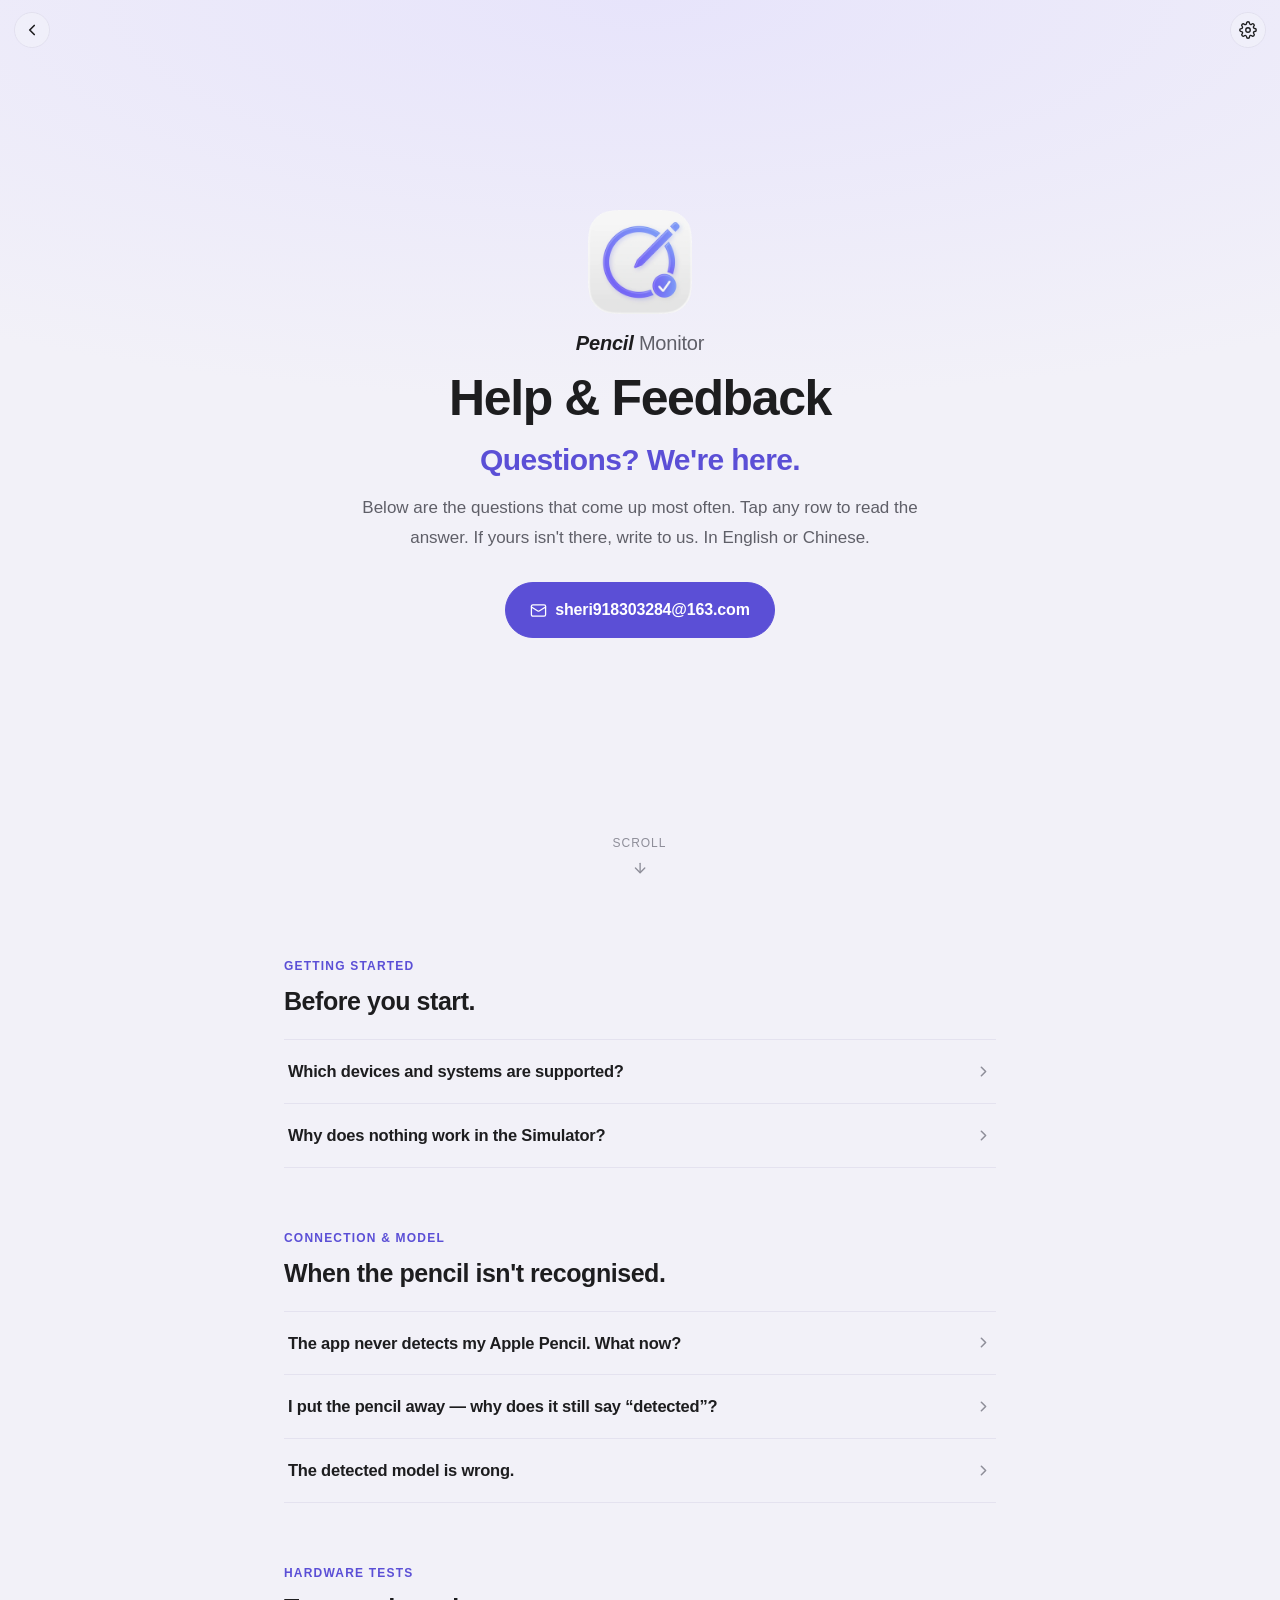
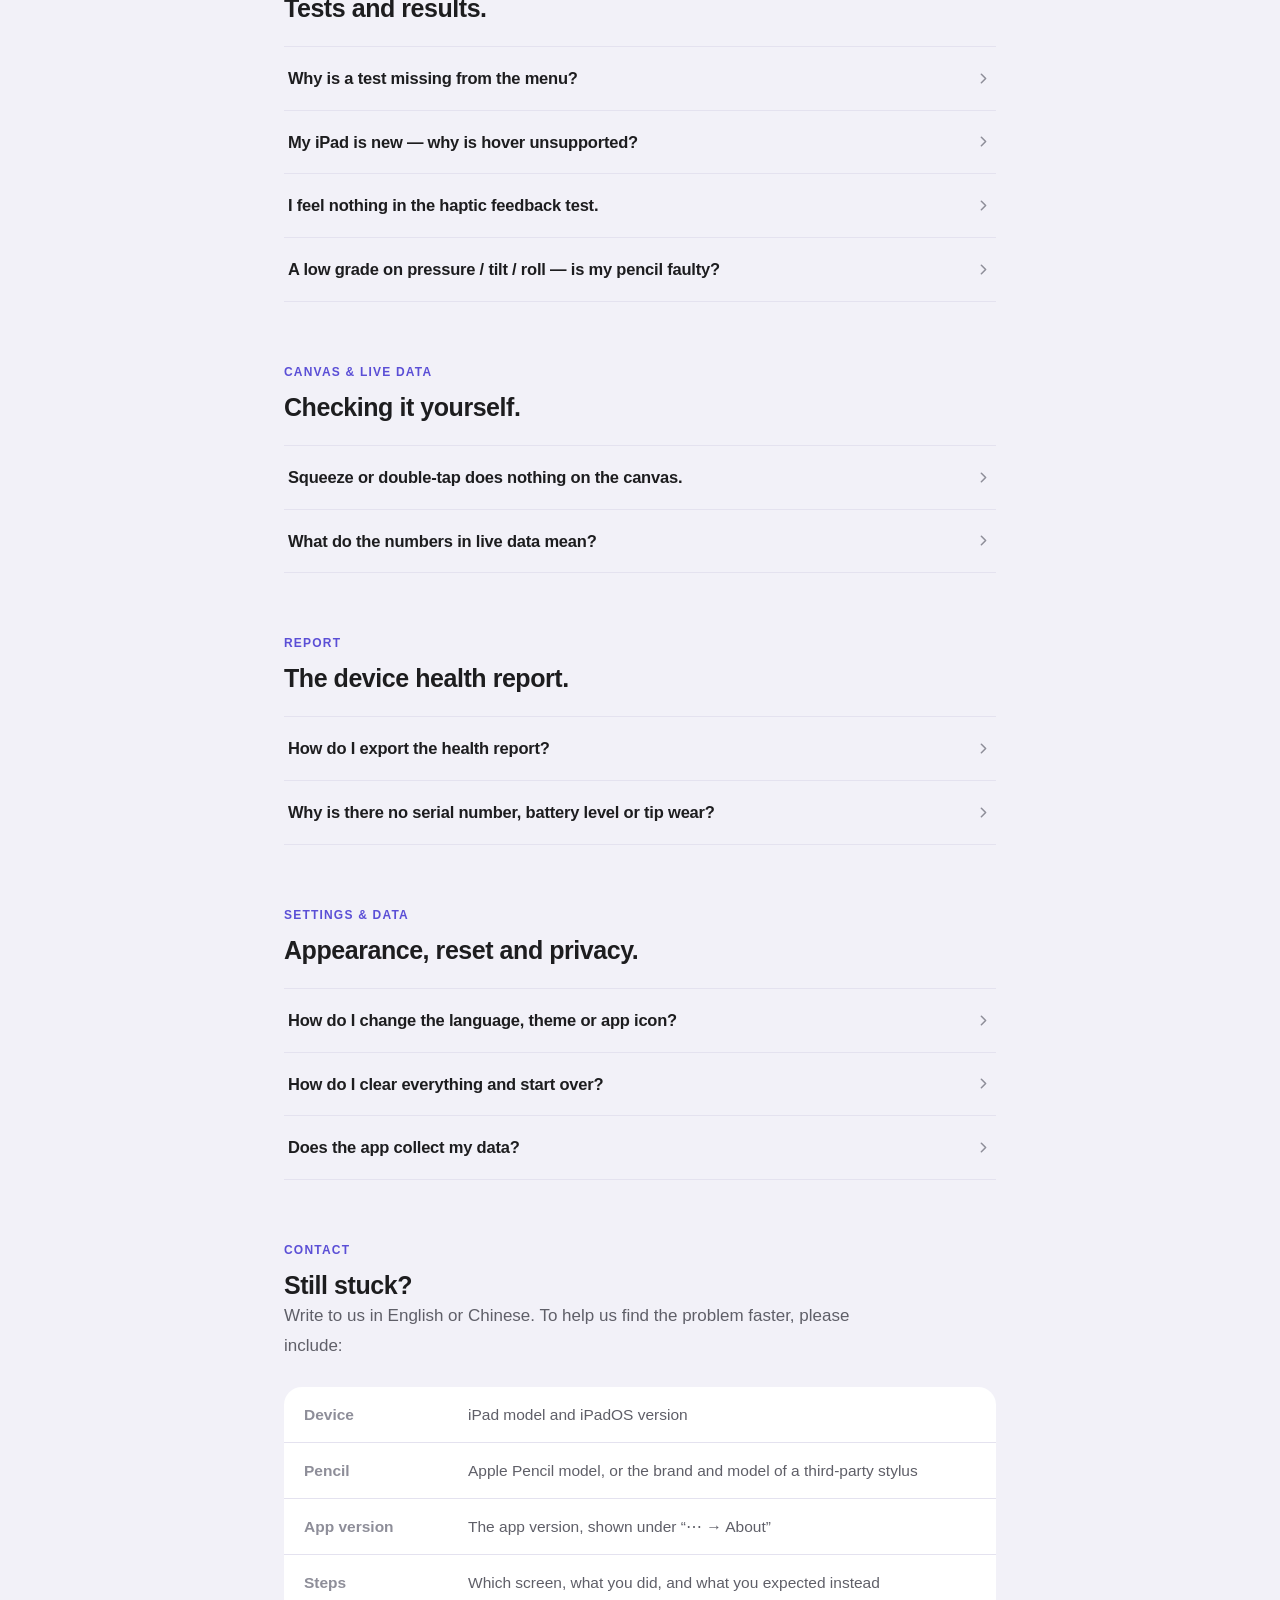
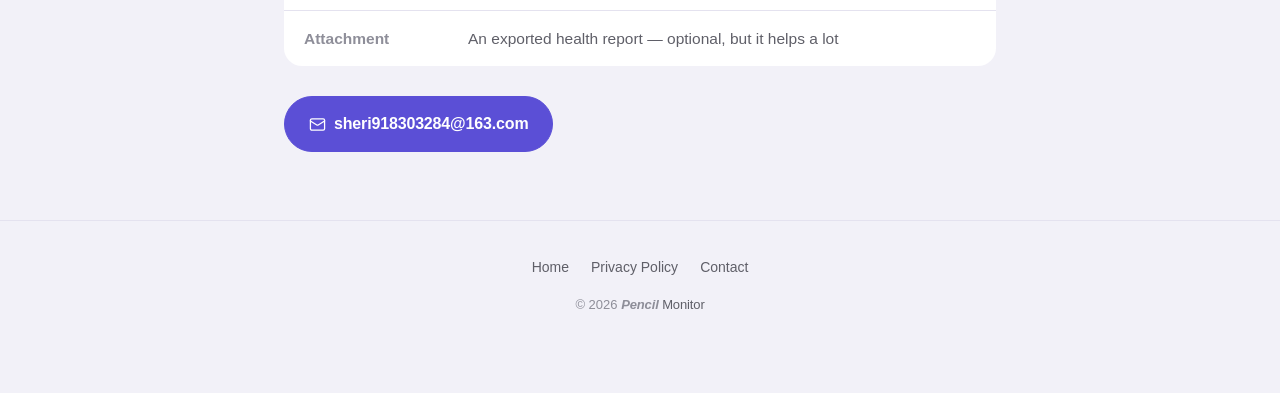
<file: support.html>
<!DOCTYPE html>
<html lang="zh-Hans">
<head>
<meta charset="utf-8">
<meta name="viewport" content="width=device-width, initial-scale=1, viewport-fit=cover">
<title>帮助与反馈 · Pencil Monitor</title>
<meta name="description" content="Pencil Monitor 帮助与反馈：常见问题解答与联系方式。">
<link rel="icon" href="assets/favicon.png">
<link rel="stylesheet" href="assets/style.css">
<script src="assets/app.js"></script>
</head>
<body>

<div class="nav">
  <a class="back" href="./" aria-label="返回主页 / Back to home">
    <svg viewBox="0 0 24 24" fill="none" stroke="currentColor" stroke-width="2.2" stroke-linecap="round" stroke-linejoin="round"><path d="m15 18-6-6 6-6"/></svg>
  </a>
  <div class="gearwrap">
    <button class="gear" type="button" aria-expanded="false" aria-label="设置 / Settings"><svg viewBox="0 0 24 24" fill="none" stroke="currentColor" stroke-width="1.8" stroke-linecap="round" stroke-linejoin="round"><circle cx="12" cy="12" r="3"/><path d="M19.4 15a1.65 1.65 0 0 0 .33 1.82l.06.06a2 2 0 0 1-2.83 2.83l-.06-.06a1.65 1.65 0 0 0-1.82-.33 1.65 1.65 0 0 0-1 1.51V21a2 2 0 0 1-4 0v-.09A1.65 1.65 0 0 0 9 19.4a1.65 1.65 0 0 0-1.82.33l-.06.06a2 2 0 0 1-2.83-2.83l.06-.06a1.65 1.65 0 0 0 .33-1.82 1.65 1.65 0 0 0-1.51-1H3a2 2 0 0 1 0-4h.09A1.65 1.65 0 0 0 4.6 9a1.65 1.65 0 0 0-.33-1.82l-.06-.06a2 2 0 0 1 2.83-2.83l.06.06a1.65 1.65 0 0 0 1.82.33H9a1.65 1.65 0 0 0 1-1.51V3a2 2 0 0 1 4 0v.09a1.65 1.65 0 0 0 1 1.51 1.65 1.65 0 0 0 1.82-.33l.06-.06a2 2 0 0 1 2.83 2.83l-.06.06a1.65 1.65 0 0 0-.33 1.82V9a1.65 1.65 0 0 0 1.51 1H21a2 2 0 0 1 0 4h-.09a1.65 1.65 0 0 0-1.51 1z"/></svg></button>
    <div class="prefs">
      <p class="prefs-t"><span data-lang="zh">语言</span><span data-lang="en">Language</span></p>
      <div class="seg">
        <button type="button" data-set="zh">中文</button><button type="button" data-set="en">English</button>
      </div>
      <p class="prefs-t"><span data-lang="zh">外观</span><span data-lang="en">Appearance</span></p>
      <div class="seg">
        <button type="button" data-theme="light"><svg viewBox="0 0 24 24" fill="none" stroke="currentColor" stroke-width="1.9" stroke-linecap="round" stroke-linejoin="round"><circle cx="12" cy="12" r="4"/><path d="M12 2v2"/><path d="M12 20v2"/><path d="m4.93 4.93 1.41 1.41"/><path d="m17.66 17.66 1.41 1.41"/><path d="M2 12h2"/><path d="M20 12h2"/><path d="m6.34 17.66-1.41 1.41"/><path d="m19.07 4.93-1.41 1.41"/></svg><span data-lang="zh">白天</span><span data-lang="en">Light</span></button><button type="button" data-theme="dark"><svg viewBox="0 0 24 24" fill="none" stroke="currentColor" stroke-width="1.9" stroke-linecap="round" stroke-linejoin="round"><path d="M12 3a6 6 0 0 0 9 9 9 9 0 1 1-9-9Z"/></svg><span data-lang="zh">黑夜</span><span data-lang="en">Dark</span></button><button type="button" data-theme="auto"><svg viewBox="0 0 24 24" fill="none" stroke="currentColor" stroke-width="1.9" stroke-linecap="round" stroke-linejoin="round"><circle cx="12" cy="12" r="9"/><path d="M12 3a9 9 0 0 1 0 18z" fill="currentColor" stroke="none"/></svg><span data-lang="zh">自动</span><span data-lang="en">Auto</span></button>
      </div>
    </div>
  </div>
</div>

<div class="hero sm">
  <div class="hero-in">
    <img class="appicon" src="assets/icon.webp" alt="Pencil Monitor">
    <span class="wordmark"><span class="w1">Pencil</span><span class="w2"> Monitor</span></span>
    <h1 data-lang="zh">帮助与反馈</h1>
    <h1 data-lang="en">Help &amp; Feedback</h1>
    <p class="claim">
      <span data-lang="zh">有问题？我们在。</span>
      <span data-lang="en">Questions? We're here.</span>
    </p>
    <p class="sub" data-lang="zh">下面是最常遇到的问题。点开任意一条，就能看到回答。没找到答案，写信给我们就好。中文英文都欢迎。</p>
    <p class="sub" data-lang="en">
      Below are the questions that come up most often. Tap any row to read the answer. If yours
      isn't there, write to us. In English or Chinese.
    </p>
    <div class="cta">
      <a class="btn solid" href="mailto:sheri918303284@163.com">
        <svg viewBox="0 0 24 24" fill="none" stroke="currentColor" stroke-width="1.8" stroke-linecap="round" stroke-linejoin="round"><path d="m22 7-8.991 5.727a2 2 0 0 1-2.009 0L2 7"/><rect x="2" y="4" width="20" height="16" rx="2"/></svg>
        sheri918303284@163.com
      </a>
    </div>
  </div>
  <div class="hint" aria-hidden="true">
    <span data-lang="zh">向下滚动</span><span data-lang="en">SCROLL</span>
    <svg viewBox="0 0 24 24" fill="none" stroke="currentColor" stroke-width="2"
         stroke-linecap="round" stroke-linejoin="round"><path d="M12 5v14"/><path d="m19 12-7 7-7-7"/></svg>
  </div>
</div>

<main>

  <section class="head reveal">
    <p class="eyebrow" data-lang="zh">上手</p><p class="eyebrow" data-lang="en">Getting started</p>
    <h2 data-lang="zh">开始之前。</h2>
    <h2 data-lang="en">Before you start.</h2>

    <div class="faq">
      <div class="qa" id="requirements">
        <button class="q" type="button">
          <span class="qt" data-lang="zh">支持哪些设备和系统？</span>
          <span class="qt" data-lang="en">Which devices and systems are supported?</span>
          <svg class="chev" viewBox="0 0 24 24" fill="none" stroke="currentColor" stroke-width="2.2" stroke-linecap="round" stroke-linejoin="round"><path d="m9 18 6-6-6-6"/></svg>
        </button>
        <div class="a"><div class="a-in">
          <p data-lang="zh">需要 iPadOS 26.0 或更高版本，仅支持 iPad。传感器相关的功能都需要一支 Apple Pencil。部分体检项目还需要特定型号，具体见下面的「为什么有些体检项目在菜单里找不到」。</p>
          <p data-lang="en">
            iPadOS 26.0 or later, iPad only. Every sensor feature needs an Apple Pencil. Some tests also
            need a specific model. See “Why is a test missing from the menu?” below.
          </p>
        </div></div>
      </div>

      <div class="qa" id="simulator">
        <button class="q" type="button">
          <span class="qt" data-lang="zh">在模拟器里为什么什么都测不出来？</span>
          <span class="qt" data-lang="en">Why does nothing work in the Simulator?</span>
          <svg class="chev" viewBox="0 0 24 24" fill="none" stroke="currentColor" stroke-width="2.2" stroke-linecap="round" stroke-linejoin="round"><path d="m9 18 6-6-6-6"/></svg>
        </button>
        <div class="a"><div class="a-in">
          <p data-lang="zh">模拟器无法模拟 Apple Pencil，也没有触觉反馈。所有传感器与体检功能，都必须在真机上验证。</p>
          <p data-lang="en">
            The Simulator cannot emulate an Apple Pencil, and it has no haptics. Every sensor and test feature
            has to be verified on real hardware.
          </p>
        </div></div>
      </div>
    </div>
  </section>

  <section class="head reveal">
    <p class="eyebrow" data-lang="zh">连接与识别</p><p class="eyebrow" data-lang="en">Connection &amp; model</p>
    <h2 data-lang="zh">笔没被认出来。</h2>
    <h2 data-lang="en">When the pencil isn't recognised.</h2>

    <div class="faq">
      <div class="qa" id="not-detected">
        <button class="q" type="button">
          <span class="qt" data-lang="zh">一直显示没有检测到 Apple Pencil，怎么办？</span>
          <span class="qt" data-lang="en">The app never detects my Apple Pencil. What now?</span>
          <svg class="chev" viewBox="0 0 24 24" fill="none" stroke="currentColor" stroke-width="2.2" stroke-linecap="round" stroke-linejoin="round"><path d="m9 18 6-6-6-6"/></svg>
        </button>
        <div class="a"><div class="a-in">
          <p data-lang="zh">系统没有开放配对状态接口。应用里的「已检测到」，指的是<strong>本次会话收到过笔的事件</strong>。一次笔尖触摸，或一次悬停。打开应用后先用笔在屏幕上点一下，状态就会亮起。</p>
          <p data-lang="zh">如果点了还是没反应，依次检查：</p>
          <ul data-lang="zh"><li>「设置 → Apple Pencil」里笔是否已配对、是否有电</li> <li>笔尖是否拧紧，屏幕保护膜是否过厚</li> <li>是不是第三方笔——部分第三方笔不回报压力等信号</li> <li>开发者模式里的「信号屏蔽」开关是否被打开过</li></ul>
          <p data-lang="en">
            iPadOS exposes no pairing-status API. “Detected” in the app means the app has <strong>received
            a pencil event in this session</strong>. One tip touch, or one hover. Tap the screen once with
            the pencil after launching, and the status lights up.
          </p>
          <p data-lang="en">
            If tapping changes nothing, check in order:
          </p>
          <ul data-lang="en">
            <li>Settings → Apple Pencil: is the pencil paired, and does it have charge?</li>
            <li>Is the tip screwed on tight, and is the screen protector very thick?</li>
            <li>Is it a third-party stylus? Some report no pressure or other signals.</li>
            <li>Are any of the “signal masking” switches in developer mode still on?</li>
          </ul>
        </div></div>
      </div>

      <div class="qa" id="stays-detected">
        <button class="q" type="button">
          <span class="qt" data-lang="zh">笔已经放下很久了，为什么状态还是「已检测到」？</span>
          <span class="qt" data-lang="en">I put the pencil away — why does it still say “detected”?</span>
          <svg class="chev" viewBox="0 0 24 24" fill="none" stroke="currentColor" stroke-width="2.2" stroke-linecap="round" stroke-linejoin="round"><path d="m9 18 6-6-6-6"/></svg>
        </button>
        <div class="a"><div class="a-in">
          <p data-lang="zh">系统同样不提供断开信号。应用只知道「收到过」，不知道「已断开」。所以这个状态一旦为真就不再改变，直到下次重新启动应用。这是接口限制，不是显示错误。</p>
          <p data-lang="en">
            The system provides no disconnect signal either. The app can know that events have arrived. It
            cannot know that the pencil has gone away. So once the status is true, it stays true until the
            next launch. That is an API limitation, not a display bug.
          </p>
        </div></div>
      </div>

      <div class="qa" id="wrong-model">
        <button class="q" type="button">
          <span class="qt" data-lang="zh">型号认错了，显示成别的 Apple Pencil？</span>
          <span class="qt" data-lang="en">The detected model is wrong.</span>
          <svg class="chev" viewBox="0 0 24 24" fill="none" stroke="currentColor" stroke-width="2.2" stroke-linecap="round" stroke-linejoin="round"><path d="m9 18 6-6-6-6"/></svg>
        </button>
        <div class="a"><div class="a-in">
          <p data-lang="zh">系统没有型号查询接口，应用只能按收到的独占信号往回推。轻捏与侧旋指向 Pro。双击指向二代或 Pro。悬停指向二代 / USB-C / Pro。笔尖压力可以排除 USB-C 与部分第三方笔。信号没触发过，推断自然就保守。</p>
          <p data-lang="zh">在概览页工具栏的「Pencil 类型」里可以<strong>手动指定型号</strong>。指定后，所有页面都按该型号显示。</p>
          <p data-lang="en">
            There is no model-lookup API. The app infers backwards from the signals it has seen. Squeeze
            and barrel roll mean Pro. Double-tap means 2nd generation or Pro. Hover means 2nd generation,
            USB-C or Pro. Tip pressure rules out USB-C and some third-party styluses. If a signal never fires,
            the guess stays conservative.
          </p>
          <p data-lang="en">
            You can <strong>set the model by hand</strong> under “Pencil type” in the dashboard toolbar.
            Every screen then follows that choice.
          </p>
        </div></div>
      </div>
    </div>
  </section>

  <section class="head reveal">
    <p class="eyebrow" data-lang="zh">硬件体检</p><p class="eyebrow" data-lang="en">Hardware tests</p>
    <h2 data-lang="zh">体检项目与结果。</h2>
    <h2 data-lang="en">Tests and results.</h2>

    <div class="faq">
      <div class="qa" id="missing-test">
        <button class="q" type="button">
          <span class="qt" data-lang="zh">为什么有些体检项目在菜单里找不到？</span>
          <span class="qt" data-lang="en">Why is a test missing from the menu?</span>
          <svg class="chev" viewBox="0 0 24 24" fill="none" stroke="currentColor" stroke-width="2.2" stroke-linecap="round" stroke-linejoin="round"><path d="m9 18 6-6-6-6"/></svg>
        </button>
        <div class="a"><div class="a-in">
          <p data-lang="zh">当前组合不支持的项目不会显示，免得做无意义的测试。各项的前置条件是：</p>
          <ul data-lang="zh"><li><strong>悬停检测</strong>——笔与 iPad 双方都要支持悬停</li> <li><strong>触觉反馈测试</strong>——Apple Pencil Pro</li> <li><strong>挤压</strong>（轻捏）——Apple Pencil Pro</li> <li><strong>双击</strong>——第二代及以后</li></ul>
          <p data-lang="zh">另外，「压力 · 倾角 · 旋转」的标题会随该型号实际拥有的通道改写。缺少的通道不会出现。</p>
          <p data-lang="en">
            Tests that the current combination cannot run are hidden rather than shown greyed out. The requirements
            are:
          </p>
          <ul data-lang="en">
            <li><strong>Hover</strong> — both the pencil and the iPad must support it</li>
            <li><strong>Barrel haptics</strong> — Apple Pencil Pro</li>
            <li><strong>Squeeze</strong> — Apple Pencil Pro</li>
            <li><strong>Double-tap</strong> — 2nd generation or later</li>
          </ul>
          <p data-lang="en">
            The “pressure · tilt · roll” test also renames itself to the channels your model actually has.
            Missing channels are left out.
          </p>
        </div></div>
      </div>

      <div class="qa" id="hover">
        <button class="q" type="button">
          <span class="qt" data-lang="zh">我的 iPad 很新，为什么不支持悬停？</span>
          <span class="qt" data-lang="en">My iPad is new — why is hover unsupported?</span>
          <svg class="chev" viewBox="0 0 24 24" fill="none" stroke="currentColor" stroke-width="2.2" stroke-linecap="round" stroke-linejoin="round"><path d="m9 18 6-6-6-6"/></svg>
        </button>
        <div class="a"><div class="a-in">
          <p data-lang="zh">悬停跟芯片代数无关，不能按新旧推断。iPad mini（A17 Pro）支持，iPad Air（第 5 代，M1）不支持。应用以苹果官方的 Apple Pencil 兼容性文档为准：iPadOS 26 支持的 29 款机型中，只有 8 款具备悬停。</p>
          <p data-lang="en">
            Hover does not follow chip generation, so it cannot be inferred from how new the iPad is. iPad
            mini (A17 Pro) has it. iPad Air (5th generation, M1) does not. The app follows Apple’s own Apple
            Pencil compatibility document: of the 29 models supported by iPadOS 26, only 8 have hover.
          </p>
        </div></div>
      </div>

      <div class="qa" id="haptics">
        <button class="q" type="button">
          <span class="qt" data-lang="zh">触觉反馈测试完全没感觉到震动？</span>
          <span class="qt" data-lang="en">I feel nothing in the haptic feedback test.</span>
          <svg class="chev" viewBox="0 0 24 24" fill="none" stroke="currentColor" stroke-width="2.2" stroke-linecap="round" stroke-linejoin="round"><path d="m9 18 6-6-6-6"/></svg>
        </button>
        <div class="a"><div class="a-in">
          <p data-lang="zh">先确认<strong>笔尖正接触屏幕</strong>。笔身触觉只有在接触时才会触发，悬空点按不算。</p>
          <p data-lang="zh">系统开放给应用的笔身触觉只有「对齐」与「路径完成」两种。不支持自定义强度、时长与波形，系统也<strong>不回报马达是否真的动作</strong>。所以报告里这一项标记为主观结论，得由你自己判断有没有感觉到。</p>
          <p data-lang="en">
            First make sure the <strong>tip is touching the screen</strong>. Barrel haptics only fire on
            contact, not in mid-air.
          </p>
          <p data-lang="en">
            The system exposes exactly two barrel haptics: “alignment” and “path completed”. There is no
            control over strength, duration or waveform, and the system <strong>never reports whether the
            motor actually moved</strong>. That is why the report marks this item as a subjective result.
            The judgement is yours.
          </p>
        </div></div>
      </div>

      <div class="qa" id="low-grade">
        <button class="q" type="button">
          <span class="qt" data-lang="zh">压力 / 倾角 / 旋转的评级偏低，是笔坏了吗？</span>
          <span class="qt" data-lang="en">A low grade on pressure / tilt / roll — is my pencil faulty?</span>
          <svg class="chev" viewBox="0 0 24 24" fill="none" stroke="currentColor" stroke-width="2.2" stroke-linecap="round" stroke-linejoin="round"><path d="m9 18 6-6-6-6"/></svg>
        </button>
        <div class="a"><div class="a-in">
          <p data-lang="zh">评级衡量的是<strong>本次测试里各通道覆盖到的量程范围</strong>，不是硬件的绝对好坏。只轻轻划了几笔，压力没到过最重，笔没放到过很平，也没转过一整圈，覆盖率自然偏低。</p>
          <p data-lang="zh">重测一次，刻意走满每个通道的两端。从最轻压到最重。从竖直压到接近贴平。把笔转满一圈。若充分覆盖后仍有明显缺口，才值得怀疑硬件。</p>
          <p data-lang="en">
            The grade measures <strong>how much of each channel’s range you covered during that run</strong>,
            not the absolute health of the hardware. A few light strokes that never reach full force, never
            tilt the pencil flat and never roll it a full turn will score low by construction.
          </p>
          <p data-lang="en">
            Run it again and deliberately hit both ends of every channel. Lightest to heaviest. Upright to
            nearly flat. A full rotation. Only a gap that survives thorough coverage is worth suspecting
            the hardware for.
          </p>
        </div></div>
      </div>
    </div>
  </section>

  <section class="head reveal">
    <p class="eyebrow" data-lang="zh">画板与实时数据</p><p class="eyebrow" data-lang="en">Canvas &amp; live data</p>
    <h2 data-lang="zh">自己动手验证。</h2>
    <h2 data-lang="en">Checking it yourself.</h2>

    <div class="faq">
      <div class="qa" id="gestures">
        <button class="q" type="button">
          <span class="qt" data-lang="zh">画板里轻捏 / 双击没反应？</span>
          <span class="qt" data-lang="en">Squeeze or double-tap does nothing on the canvas.</span>
          <svg class="chev" viewBox="0 0 24 24" fill="none" stroke="currentColor" stroke-width="2.2" stroke-linecap="round" stroke-linejoin="round"><path d="m9 18 6-6-6-6"/></svg>
        </button>
        <div class="a"><div class="a-in">
          <p data-lang="zh">画板里的笔身手势由 PencilKit 原生处理，行为完全跟随「设置 → Apple Pencil」中的偏好。轻捏呼出情境面板，双击切换工具。如果在系统设置里关掉了对应手势，画板里也不会有反应。想看每次按压的阶段与时长，去硬件体检的「挤压与双击」测试。</p>
          <p data-lang="en">
            Barrel gestures on the canvas are handled natively by PencilKit, and they follow your preferences
            in Settings → Apple Pencil. Squeeze opens the contextual palette. Double-tap switches tools.
            If the gesture is switched off there, nothing happens here either. To see the phases and duration
            of each press, use the “squeeze and double-tap” hardware test.
          </p>
        </div></div>
      </div>

      <div class="qa" id="readouts">
        <button class="q" type="button">
          <span class="qt" data-lang="zh">实时数据里的数字都代表什么？</span>
          <span class="qt" data-lang="en">What do the numbers in live data mean?</span>
          <svg class="chev" viewBox="0 0 24 24" fill="none" stroke="currentColor" stroke-width="2.2" stroke-linecap="round" stroke-linejoin="round"><path d="m9 18 6-6-6-6"/></svg>
        </button>
        <div class="a"><div class="a-in">
          <p data-lang="zh">屏幕坐标是笔尖在屏幕上的位置。按压力度归一到 0–255。倾角与方位角以弧度表示：倾角是笔与屏幕的夹角，方位角是笔在屏幕平面上的朝向。侧旋指针对应笔身的转动角度。</p>
          <p data-lang="zh">这些值全部来自系统的真实事件流。而且逐帧取的是整帧采样，不是每帧只取最后一个点。</p>
          <p data-lang="en">
            The coordinates are the tip’s position on screen. Force is normalised to 0–255. Altitude and
            azimuth are in radians: altitude is the angle between pencil and screen, azimuth is the direction
            it points in the screen plane. The dial shows barrel-roll angle.
          </p>
          <p data-lang="en">
            All of it comes from the system’s real event stream. And each frame is read as a full batch of
            samples, not just its last point.
          </p>
        </div></div>
      </div>
    </div>
  </section>

  <section class="head reveal">
    <p class="eyebrow" data-lang="zh">报告</p><p class="eyebrow" data-lang="en">Report</p>
    <h2 data-lang="zh">设备健康报告。</h2>
    <h2 data-lang="en">The device health report.</h2>

    <div class="faq">
      <div class="qa" id="export">
        <button class="q" type="button">
          <span class="qt" data-lang="zh">怎么导出设备健康报告？</span>
          <span class="qt" data-lang="en">How do I export the health report?</span>
          <svg class="chev" viewBox="0 0 24 24" fill="none" stroke="currentColor" stroke-width="2.2" stroke-linecap="round" stroke-linejoin="round"><path d="m9 18 6-6-6-6"/></svg>
        </button>
        <div class="a"><div class="a-in">
          <p data-lang="zh">在概览页工具栏点「报告」生成，然后导出为文本或 PDF，用系统分享发送。建议先把想跑的体检项目跑完再生成，报告会一并收录结果。传输这一步完全由你发起，应用不参与。</p>
          <p data-lang="en">
            Tap “Report” in the dashboard toolbar to generate it, then export as text or PDF and send it
            with the system share sheet. Run the tests you care about first. Their results are included.
            The sending step is entirely yours. The app takes no part in it.
          </p>
        </div></div>
      </div>

      <div class="qa" id="missing-fields">
        <button class="q" type="button">
          <span class="qt" data-lang="zh">报告里为什么没有序列号、电量和笔尖磨损？</span>
          <span class="qt" data-lang="en">Why is there no serial number, battery level or tip wear?</span>
          <svg class="chev" viewBox="0 0 24 24" fill="none" stroke="currentColor" stroke-width="2.2" stroke-linecap="round" stroke-linejoin="round"><path d="m9 18 6-6-6-6"/></svg>
        </button>
        <div class="a"><div class="a-in">
          <p data-lang="zh">iOS 没有向第三方应用开放这些接口。设备序列号不可读，笔的电量、笔尖磨损与配对状态也都没有公开接口。报告改用苹果官方的替代标识 <code>identifierForVendor</code>（IDFV）来标记设备。</p>
          <p data-lang="en">
            iOS does not expose any of these to third-party apps. The device serial number is not readable,
            and there is no public API for pencil battery level, tip wear or pairing state. The report identifies
            the device with Apple’s own substitute, <code>identifierForVendor</code> (IDFV), instead.
          </p>
        </div></div>
      </div>
    </div>
  </section>

  <section class="head reveal">
    <p class="eyebrow" data-lang="zh">设置与数据</p><p class="eyebrow" data-lang="en">Settings &amp; data</p>
    <h2 data-lang="zh">外观、重置与隐私。</h2>
    <h2 data-lang="en">Appearance, reset and privacy.</h2>

    <div class="faq">
      <div class="qa" id="appearance">
        <button class="q" type="button">
          <span class="qt" data-lang="zh">怎么切换语言、主题和 App 图标？</span>
          <span class="qt" data-lang="en">How do I change the language, theme or app icon?</span>
          <svg class="chev" viewBox="0 0 24 24" fill="none" stroke="currentColor" stroke-width="2.2" stroke-linecap="round" stroke-linejoin="round"><path d="m9 18 6-6-6-6"/></svg>
        </button>
        <div class="a"><div class="a-in">
          <p data-lang="zh">都在概览页工具栏的「⋯ → 外观」里：八款 App 图标、两套主题配色、深浅跟随系统或手动指定。语言切换即时生效，不需要重启应用。</p>
          <p data-lang="en">
            All under “⋯ → Appearance” in the dashboard toolbar. Eight app icons. Two colour themes. Light
            and dark, on system or by hand. Language changes take effect immediately, with no restart.
          </p>
        </div></div>
      </div>

      <div class="qa" id="reset">
        <button class="q" type="button">
          <span class="qt" data-lang="zh">怎么清空全部设置、恢复到初装状态？</span>
          <span class="qt" data-lang="en">How do I clear everything and start over?</span>
          <svg class="chev" viewBox="0 0 24 24" fill="none" stroke="currentColor" stroke-width="2.2" stroke-linecap="round" stroke-linejoin="round"><path d="m9 18 6-6-6-6"/></svg>
        </button>
        <div class="a"><div class="a-in">
          <p data-lang="zh">应用内提供「初始化应用」，会清空全部设置与数据，回到初装状态。也可以直接删除应用，沙盒里的数据一并清除。应用的数据只存在本机，删掉就没有了。</p>
          <p data-lang="en">
            The app has a reset function that clears all settings and data back to a fresh install. Deleting
            the app removes its sandbox contents just the same. Everything lives on the device only. Once
            it is gone, it is gone.
          </p>
        </div></div>
      </div>

      <div class="qa" id="privacy">
        <button class="q" type="button">
          <span class="qt" data-lang="zh">应用会收集我的数据吗？</span>
          <span class="qt" data-lang="en">Does the app collect my data?</span>
          <svg class="chev" viewBox="0 0 24 24" fill="none" stroke="currentColor" stroke-width="2.2" stroke-linecap="round" stroke-linejoin="round"><path d="m9 18 6-6-6-6"/></svg>
        </button>
        <div class="a"><div class="a-in">
          <p data-lang="zh">不会。应用不含网络传输功能，不设账号，未接入统计分析、崩溃上报或广告组件，也不跨应用追踪。全部读数都在本机处理与显示。完整说明见<a href="privacy.html">隐私政策</a>。</p>
          <p data-lang="en">
            No. There is no network code, no account system, no analytics, no crash reporting, no ads and
            no cross-app tracking. Every reading is processed and shown on the device. The full statement
            is in the <a href="privacy.html">privacy policy</a>.
          </p>
        </div></div>
      </div>
    </div>
  </section>

  <section class="head reveal">
    <p class="eyebrow" data-lang="zh">联系我们</p><p class="eyebrow" data-lang="en">Contact</p>
    <h2 data-lang="zh">没找到答案？</h2>
    <h2 data-lang="en">Still stuck?</h2>
    <p class="lede" data-lang="zh">写邮件给我们就好，中文英文都欢迎。为了尽快定位问题，来信时请尽量附上：</p>
    <p class="lede" data-lang="en">
      Write to us in English or Chinese. To help us find the problem faster, please include:
    </p>

    <div class="spec">
      <div>
        <b data-lang="zh">设备</b><b data-lang="en">Device</b>
        <span data-lang="zh">iPad 型号与 iPadOS 版本</span><span data-lang="en">iPad model and iPadOS version</span>
      </div>
      <div>
        <b data-lang="zh">笔</b><b data-lang="en">Pencil</b>
        <span data-lang="zh">Apple Pencil 型号（或第三方笔的品牌型号）</span>
        <span data-lang="en">Apple Pencil model, or the brand and model of a third-party stylus</span>
      </div>
      <div>
        <b data-lang="zh">版本</b><b data-lang="en">App version</b>
        <span data-lang="zh">应用版本号，见「⋯ → 关于」</span>
        <span data-lang="en">The app version, shown under “⋯ → About”</span>
      </div>
      <div>
        <b data-lang="zh">复现</b><b data-lang="en">Steps</b>
        <span data-lang="zh">出问题的页面、操作步骤，以及期望看到什么</span>
        <span data-lang="en">Which screen, what you did, and what you expected instead</span>
      </div>
      <div>
        <b data-lang="zh">附件</b><b data-lang="en">Attachment</b>
        <span data-lang="zh">导出的设备健康报告（可选，但很有帮助）</span>
        <span data-lang="en">An exported health report — optional, but it helps a lot</span>
      </div>
    </div>

    <div class="cta" style="justify-content:flex-start">
      <a class="btn solid" href="mailto:sheri918303284@163.com">
        <svg viewBox="0 0 24 24" fill="none" stroke="currentColor" stroke-width="1.8" stroke-linecap="round" stroke-linejoin="round"><path d="m22 7-8.991 5.727a2 2 0 0 1-2.009 0L2 7"/><rect x="2" y="4" width="20" height="16" rx="2"/></svg>
        sheri918303284@163.com
      </a>
    </div>
  </section>

</main>

<footer>
  <div class="foot-in">
    <div class="foot-nav">
      <a href="./"><span data-lang="zh">主页</span><span data-lang="en">Home</span></a>
      <a href="privacy.html"><span data-lang="zh">隐私政策</span><span data-lang="en">Privacy Policy</span></a>
      <a href="mailto:sheri918303284@163.com"><span data-lang="zh">联系我们</span><span data-lang="en">Contact</span></a>
    </div>
    <p>© 2026 <span class="wordmark"><span class="w1">Pencil</span><span class="w2"> Monitor</span></span></p>
  </div>
</footer>

</body>
</html>
</file>
<file: assets/style.css>
@property --hero-a{syntax:"<color>";inherits:true;initial-value:#e7e4fb}
@property --hero-b{syntax:"<color>";inherits:true;initial-value:#f2f1f8}

html.theming{transition:--hero-a .4s var(--ease),--hero-b .4s var(--ease)}
html.theming *,html.theming *::before,html.theming *::after{
  transition-property:background-color,border-color,color,fill,box-shadow;
  transition-duration:.4s;transition-timing-function:var(--ease)}

:root{
  --bg:#f2f1f8; --fg:#1d1d1f; --muted:#5f5f68; --faint:#8e8e99;
  --rule:#e4e2ef; --card:#ecebf5; --card-line:#e2e0ee;
  --accent:#5b4fd6; --bright:#8b81fc; --soft:#eeecff; --seg-on:#e6e2ff; --on-accent:#fff;
  --surface:#fff;
  --card-shadow:none;
  --pop-shadow:0 2px 6px rgba(0,0,0,.05), 0 12px 32px rgba(91,79,214,.18);
  --shadow:0 1px 2px rgba(91,79,214,.06), 0 10px 30px rgba(91,79,214,.10);
  --hero-a:#e7e4fb; --hero-b:#f2f1f8;
  --bar:52px; --safe:env(safe-area-inset-top,0px);
  --ease:cubic-bezier(.22,.61,.36,1);
}
@media (prefers-color-scheme:dark){
  :root:not([data-theme="light"]){
    --bg:#0d0c16; --fg:#f5f5f7; --muted:#a6a6ae; --faint:#83838f;
    --rule:#23213a; --card:#100f1c; --card-line:#2b2942;
    --accent:#a79dff; --bright:#8b81fc; --soft:#221e42; --seg-on:#3d3578; --on-accent:#0d0c16;
    --surface:#17162a;
    --card-shadow:none;
    --pop-shadow:0 12px 36px rgba(0,0,0,.66);
    --shadow:0 1px 2px rgba(0,0,0,.5), 0 10px 30px rgba(0,0,0,.45);
    --hero-a:#241f47; --hero-b:#0d0c16;
  }
}
:root[data-theme="dark"]{
    --bg:#0d0c16; --fg:#f5f5f7; --muted:#a6a6ae; --faint:#83838f;
    --rule:#23213a; --card:#100f1c; --card-line:#2b2942;
    --accent:#a79dff; --bright:#8b81fc; --soft:#221e42; --seg-on:#3d3578; --on-accent:#0d0c16;
    --surface:#17162a;
    --card-shadow:none;
    --pop-shadow:0 12px 36px rgba(0,0,0,.66);
    --shadow:0 1px 2px rgba(0,0,0,.5), 0 10px 30px rgba(0,0,0,.45);
    --hero-a:#241f47; --hero-b:#0d0c16;
}

*{box-sizing:border-box}
html{scroll-behavior:smooth}
body{margin:0;background:var(--bg);color:var(--fg);overflow-x:hidden;
  font:17px/1.75 -apple-system,BlinkMacSystemFont,"SF Pro Text","Segoe UI",
       "PingFang SC","Hiragino Sans GB","Microsoft YaHei",sans-serif;
  -webkit-font-smoothing:antialiased;-webkit-text-size-adjust:100%;
  transition:background-color .35s var(--ease),color .3s ease}
a{color:var(--accent);text-decoration:none}
a:hover{text-decoration:underline}
p{margin:13px 0}
strong{color:var(--fg);font-weight:600}
code{background:var(--card);border:1px solid var(--card-line);border-radius:6px;
     padding:2px 8px;font:15px/1.4 ui-monospace,SFMono-Regular,Menlo,monospace;color:var(--fg)}

.wordmark{letter-spacing:-.01em;white-space:nowrap}
.wordmark .w1{font-weight:700;font-style:italic}
.wordmark .w2{font-weight:400;color:var(--muted)}

html[data-active="zh"] [data-lang="en"]{display:none}
html[data-active="en"] [data-lang="zh"]{display:none}

.nav{position:fixed;top:calc(12px + var(--safe));left:14px;right:14px;z-index:30;
     display:flex;align-items:center;pointer-events:none}
.nav > *{pointer-events:auto}
.nav .gearwrap{margin-left:auto}
.back{width:36px;height:36px;border-radius:50%;display:grid;place-items:center;
      color:var(--fg);background:color-mix(in srgb,var(--bg) 72%,transparent);
      -webkit-backdrop-filter:saturate(180%) blur(12px);
      backdrop-filter:saturate(180%) blur(12px);
      border:1px solid var(--card-line);
      transition:background .2s ease,color .2s ease,border-color .2s ease}
.back svg{width:18px;height:18px}
.back:hover{background:var(--soft);color:var(--accent);border-color:var(--soft);text-decoration:none}
.gearwrap{position:relative}
.gear{width:36px;height:36px;border-radius:50%;display:grid;place-items:center;
      color:var(--fg);background:color-mix(in srgb,var(--bg) 72%,transparent);
      -webkit-backdrop-filter:saturate(180%) blur(12px);
      backdrop-filter:saturate(180%) blur(12px);
      border:1px solid var(--card-line);cursor:pointer;appearance:none;padding:0;
      transition:background .2s ease,color .2s ease,border-color .2s ease}
.gear svg{width:18px;height:18px;transition:transform .35s var(--ease)}
.gear:hover{background:var(--soft);color:var(--accent);border-color:var(--soft)}
.gear[aria-expanded="true"]{background:var(--soft);color:var(--accent);border-color:var(--soft)}
.gear[aria-expanded="true"] svg{transform:rotate(60deg)}
.prefs{position:absolute;top:44px;right:0;width:216px;padding:13px;text-align:left;
       background:var(--surface);border-radius:16px;box-shadow:var(--pop-shadow);
       opacity:0;transform:translateY(-6px) scale(.97);transform-origin:100% 0;
       pointer-events:none;
       transition:opacity .2s var(--ease),transform .2s var(--ease)}
.prefs.open{opacity:1;transform:none;pointer-events:auto}
.prefs-t{margin:0 0 7px;font-size:11px;font-weight:700;letter-spacing:.09em;
         text-transform:uppercase;color:var(--faint)}
.seg{position:relative;display:flex;background:var(--card);border-radius:11px;
     overflow:hidden;margin:0 0 14px}
.seg:last-child{margin-bottom:0}
.seg::before{content:"";position:absolute;top:0;bottom:0;left:0;pointer-events:none;
  width:calc(100% / var(--n,2));background:var(--seg-on);border-radius:9px;
  transform:translateX(calc(var(--i,0) * 100%));transition:none}
.seg.ready::before{transition:transform .34s var(--ease),background-color .4s var(--ease)}
.seg button{position:relative;z-index:1;flex:1;appearance:none;border:0;background:none;
  cursor:pointer;color:var(--muted);font:600 13px/1 inherit;padding:9px 4px;
  display:flex;align-items:center;justify-content:center;gap:5px;
  transition:color .25s ease,transform .18s var(--ease)}
.seg button svg{width:14px;height:14px;flex:none}
.seg button:hover{color:var(--fg)}
.seg button:active{transform:scale(.94)}
.seg button[aria-pressed="true"]{color:var(--accent)}

.hero{position:relative;text-align:center;
      background:radial-gradient(130% 62% at 50% 0%,var(--hero-a) 0%,var(--hero-b) 72%)}
.hero-in{max-width:820px;margin:0 auto;padding:18px 24px 56px}
.hero.bare,.hero.sm{min-height:100vh;min-height:100svh;display:flex;flex-direction:column;
                    justify-content:center;padding:calc(76px + var(--safe)) 0 96px}
.hint{position:absolute;left:50%;bottom:calc(26px + env(safe-area-inset-bottom,0px));
      transform:translateX(-50%);color:var(--faint);display:grid;place-items:center;gap:6px;
      font-size:12px;letter-spacing:.08em;white-space:nowrap;
      transition:opacity .4s var(--ease)}
html:not(.js) .hint{display:none}
.hint.gone{opacity:0}
.hint svg{width:16px;height:16px;animation:bob 1.9s ease-in-out infinite}
@keyframes bob{0%,100%{transform:translateY(0)}50%{transform:translateY(4px)}}
.appicon{width:186px;height:186px;display:block;margin:-18px auto -10px}
.hero.sm .appicon{width:104px;height:104px;margin:6px auto 12px}
.hero .wordmark{font-size:20px;display:block}
.hero h1.wordmark{font-size:clamp(32px,5.4vw,52px);margin:14px 0 0}
.hero h1.wordmark .w2{color:var(--faint)}
h1{font-size:clamp(30px,5.4vw,50px);line-height:1.1;margin:10px 0 0;
   letter-spacing:-.028em;font-weight:700}
.claim{margin:14px 0 0;font-weight:700;letter-spacing:-.02em;color:var(--accent);
       font-size:clamp(19px,3.2vw,30px);line-height:1.3}
html[data-active="zh"] .claim{transform:translateX(.2em)}
.sub{margin:14px auto 0;max-width:560px;color:var(--muted)}
.date{color:var(--faint);font-size:14px;margin:22px 0 0}

.stage{position:relative;text-align:center;
       background:radial-gradient(130% 62% at 50% 0%,var(--hero-a) 0%,var(--hero-b) 72%)}
html.js .stage{height:300vh}
.stage-in{max-width:820px;margin:0 auto;padding:24px 24px 40px}
html.js .stage-in{position:sticky;top:0;height:100vh;height:100svh;
                  display:grid;place-items:center;padding-top:calc(var(--bar) + var(--safe))}
.stack{display:flex;flex-direction:column;align-items:center;width:100%}
.slot{position:relative;width:100%;margin-top:22px}
html.js .grp{position:absolute;left:0;right:0;top:0}
html.js .g-claim{opacity:0}
html.js .g-title,html.js .g-claim{will-change:transform,opacity}
.stage .appicon{width:206px;height:206px;margin:-28px auto;
                transform-origin:center 86.4%;will-change:transform}
.stage .wordmark{font-size:21px;display:block;margin:0}
.hint{position:absolute;left:50%;bottom:calc(24px + env(safe-area-inset-bottom,0px));
      transform:translateX(-50%);color:var(--faint);display:grid;place-items:center;gap:6px;
      font-size:12px;letter-spacing:.08em;will-change:opacity;transition:opacity .4s var(--ease)}
html:not(.js) .hint{display:none}
.hint svg{width:16px;height:16px;animation:bob 1.9s ease-in-out infinite}
@keyframes bob{0%,100%{transform:translateY(0)}50%{transform:translateY(4px)}}

.chips{display:flex;flex-wrap:wrap;gap:9px;justify-content:center;margin:26px 0 0}
.chip{display:inline-flex;align-items:center;gap:6px;background:var(--surface);
      border-radius:980px;padding:8px 15px;color:var(--muted);font-size:13.5px;font-weight:600}
.chip svg{width:14px;height:14px;color:var(--bright);flex:none}

.cta{display:flex;flex-wrap:wrap;gap:12px;justify-content:center;margin:30px 0 0}
.btn{display:inline-flex;align-items:center;gap:8px;border-radius:980px;
     padding:13px 24px;font-size:16px;font-weight:600;letter-spacing:-.01em;
     border:1px solid var(--accent);color:var(--accent);background:none;
     transition:background .2s ease,color .2s ease}
.btn:hover{text-decoration:none;background:var(--soft)}
.btn.solid{background:var(--accent);color:var(--on-accent);border-color:var(--accent)}
.btn.solid:hover{background:var(--bright);border-color:var(--bright);color:var(--on-accent)}
.btn svg{width:17px;height:17px}

.cta.main{margin-top:38px}
.store-badge{display:inline-flex;align-items:center;line-height:0}
.store-badge:hover{text-decoration:none}
.store-badge img{height:54px;width:auto;display:block}
.store-badge .badge-dark{display:none}
@media (prefers-color-scheme:dark){
  :root:not([data-theme="light"]) .store-badge .badge-light{display:none}
  :root:not([data-theme="light"]) .store-badge .badge-dark{display:block}
}
:root[data-theme="dark"] .store-badge .badge-light{display:none}
:root[data-theme="dark"] .store-badge .badge-dark{display:block}
.store-badge[aria-disabled="true"]{cursor:default}

main{max-width:760px;margin:0 auto;padding:0 24px}
.wide{max-width:960px}
.head{padding:56px 0 4px}
.head h2{margin:0}
.eyebrow{color:var(--accent);font-size:12px;font-weight:700;letter-spacing:.1em;
         text-transform:uppercase;margin:0 0 8px}
h2{font-size:clamp(20px,3vw,25px);line-height:1.28;margin:0 0 12px;
   letter-spacing:-.018em;font-weight:650}
.lede{color:var(--muted);margin:0 0 6px;max-width:620px}

.row{padding:38px 0;border-top:1px solid var(--rule);
     display:grid;grid-template-columns:44px 1fr;gap:20px;align-items:start}
.row:first-of-type{border-top:0}
.row p{color:var(--muted)}
.row p:first-child{margin-top:0}
.sicon{width:44px;height:44px;border-radius:13px;background:var(--soft);
       display:grid;place-items:center;color:var(--accent)}
.sicon svg{width:22px;height:22px}

.feat{display:grid;grid-template-columns:repeat(auto-fit,minmax(272px,1fr));gap:14px;
      margin:26px 0 0}
.f{background:var(--surface);border-radius:18px;padding:22px 20px}
.f .sicon{width:36px;height:36px;border-radius:11px;background:none;color:var(--accent);
          margin:0 0 10px;justify-items:start;place-items:center start}
.f .sicon svg{width:22px;height:22px}
.f h3{margin:0 0 6px;font-size:17px;font-weight:650;letter-spacing:-.012em}
.f p{margin:0;color:var(--muted);font-size:15px;line-height:1.65}

.spec{background:var(--surface);border-radius:18px;overflow:hidden;margin:26px 0 0}
.spec div{display:grid;grid-template-columns:minmax(96px,148px) 1fr;gap:16px;
          padding:14px 20px;border-top:1px solid var(--rule);font-size:15.5px}
.spec div:first-child{border-top:0}
.spec dt,.spec b{color:var(--faint);font-weight:600}
.spec span{color:var(--muted)}

.faq{margin:22px 0 0;border-top:1px solid var(--rule)}
.qa{border-bottom:1px solid var(--rule)}
.q{appearance:none;width:100%;background:none;border:0;cursor:pointer;color:inherit;
   font:inherit;text-align:left;display:flex;align-items:center;gap:14px;
   padding:19px 4px;letter-spacing:-.012em}
.q .qt{flex:1;font-size:16.5px;font-weight:600;line-height:1.5}
.q .chev{width:17px;height:17px;flex:none;color:var(--faint);
         transition:transform .38s var(--ease),color .2s ease}
.q:hover .qt{color:var(--accent)}
.q:hover .chev{color:var(--accent)}
.qa.open .chev{transform:rotate(90deg);color:var(--accent)}
.a{display:grid;grid-template-rows:0fr;transition:grid-template-rows .38s var(--ease)}
.qa.open .a{grid-template-rows:1fr}
.a-in{overflow:hidden}
.a-in p{color:var(--muted);margin:0 0 19px;padding-right:31px;font-size:16px}
.a-in p:first-child{margin-top:-3px}
.a-in ul{color:var(--muted);margin:0 0 19px;padding:0 31px 0 20px;font-size:16px}
.a-in li{margin:5px 0}

.devs{border-top:1px solid var(--rule);margin-top:64px}
.devs-in{max-width:900px;margin:0 auto;padding:64px 24px 72px}
.devs h2{text-align:center}
.devs .lede{text-align:center;margin:0 auto 34px}
.grid{display:grid;grid-template-columns:repeat(auto-fit,minmax(280px,1fr));gap:14px}
.card{background:var(--surface);border-radius:20px;
      padding:32px 26px;text-align:center;color:inherit;text-decoration:none;
      transition:transform .4s var(--ease),box-shadow .4s var(--ease),
                 background-color .3s ease}
.card:hover{transform:translateY(-2px);box-shadow:var(--shadow);text-decoration:none}
.card img{width:80px;height:80px;border-radius:50%;margin:0 auto 16px;display:block;
          border:1px solid var(--card-line)}
.card .nm{font-size:18px;font-weight:650;letter-spacing:-.01em;margin:0 0 4px}
.card .role{color:var(--accent);font-size:12px;font-weight:700;letter-spacing:.08em;
            text-transform:uppercase;margin:0 0 12px}
.card .bio{color:var(--muted);font-size:15px;line-height:1.65;margin:0 0 14px;text-align:left}
.tags{display:flex;flex-wrap:wrap;gap:6px;justify-content:center;margin:0 0 16px}
.tag{font-size:12px;font-weight:600;color:var(--accent);background:var(--soft);
     border-radius:980px;padding:5px 11px}
.ghbtn{display:inline-flex;align-items:center;gap:7px;border:1px solid var(--card-line);
       border-radius:980px;padding:8px 16px;font-size:14px;font-weight:600;color:var(--fg)}
.ghbtn svg{width:16px;height:16px}

footer{border-top:1px solid var(--rule);margin-top:64px}
.devs+footer{margin-top:0;border-top:0}
.foot-in{max-width:760px;margin:0 auto;padding:34px 24px 64px;
         color:var(--faint);font-size:13px;text-align:center}
.foot-nav{display:flex;flex-wrap:wrap;gap:8px 22px;justify-content:center;margin:0 0 14px}
.foot-nav a{color:var(--muted);font-size:14px;font-weight:500}

html.js .reveal{opacity:0;transform:translateY(16px);
        transition:opacity .6s var(--ease),transform .6s var(--ease)}
html.js .reveal.in{opacity:1;transform:none}

@media (prefers-reduced-motion:reduce){
  html{scroll-behavior:auto}
  html.js .reveal{opacity:1;transform:none;transition:none}
  .hint{display:none}
  html.js .stage{height:auto}
  html.js .stage-in{position:static;height:auto}
  html.js .grp{position:static}
  html.js .g-claim{opacity:1}
  .hint{display:none}
  *{transition-duration:.01ms!important;animation:none!important}
}
@media (max-width:640px){
  :root{--bar:48px}
  .appicon{width:152px;height:152px}
  .hero.bare,.hero.sm{padding:calc(74px + var(--safe)) 0 84px}
  .stage .appicon{width:162px;height:162px;margin:-22px auto}
  .hero-in{padding-bottom:0}
  .row{grid-template-columns:1fr;gap:12px;padding:32px 0}
  .spec div{grid-template-columns:1fr;gap:2px;padding:13px 18px}
  .card .bio{text-align:center}
  .a-in p,.a-in ul{padding-right:0}
  .cta.main{margin-top:32px}
}
</file>
